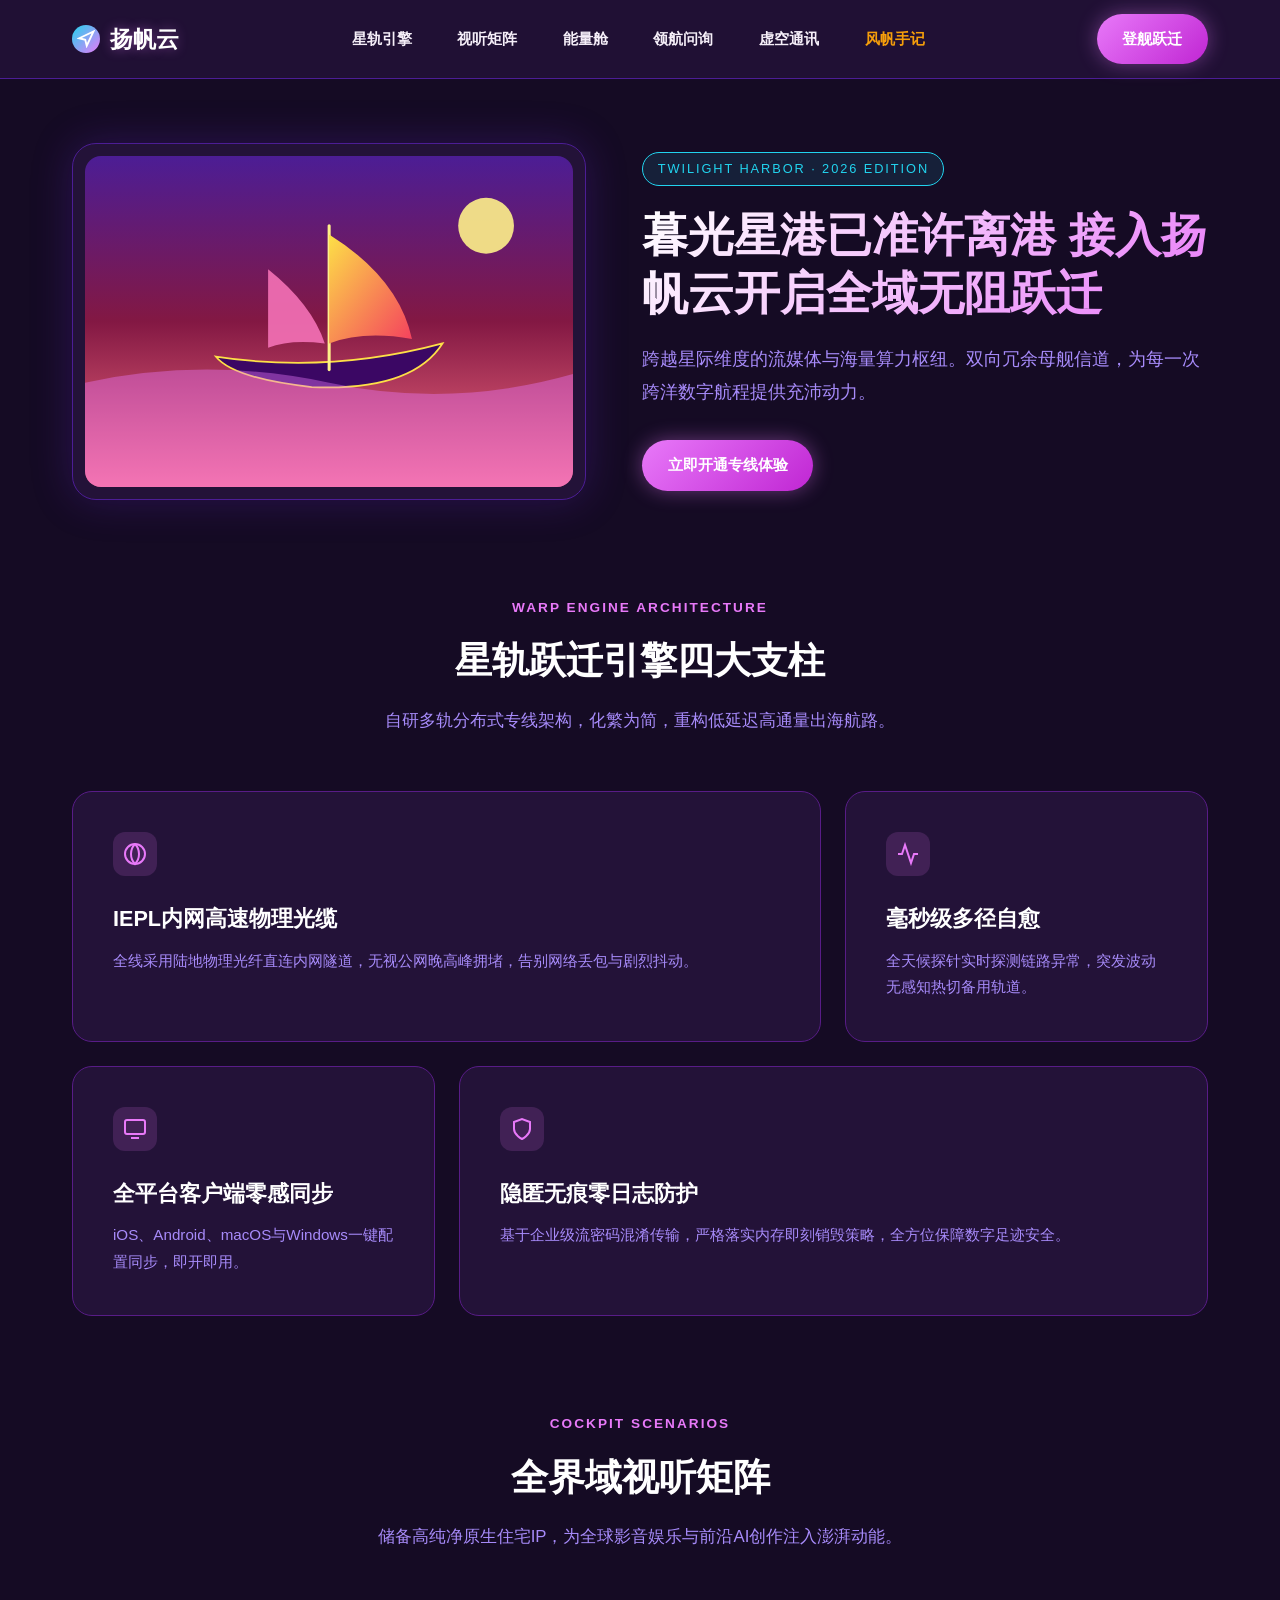
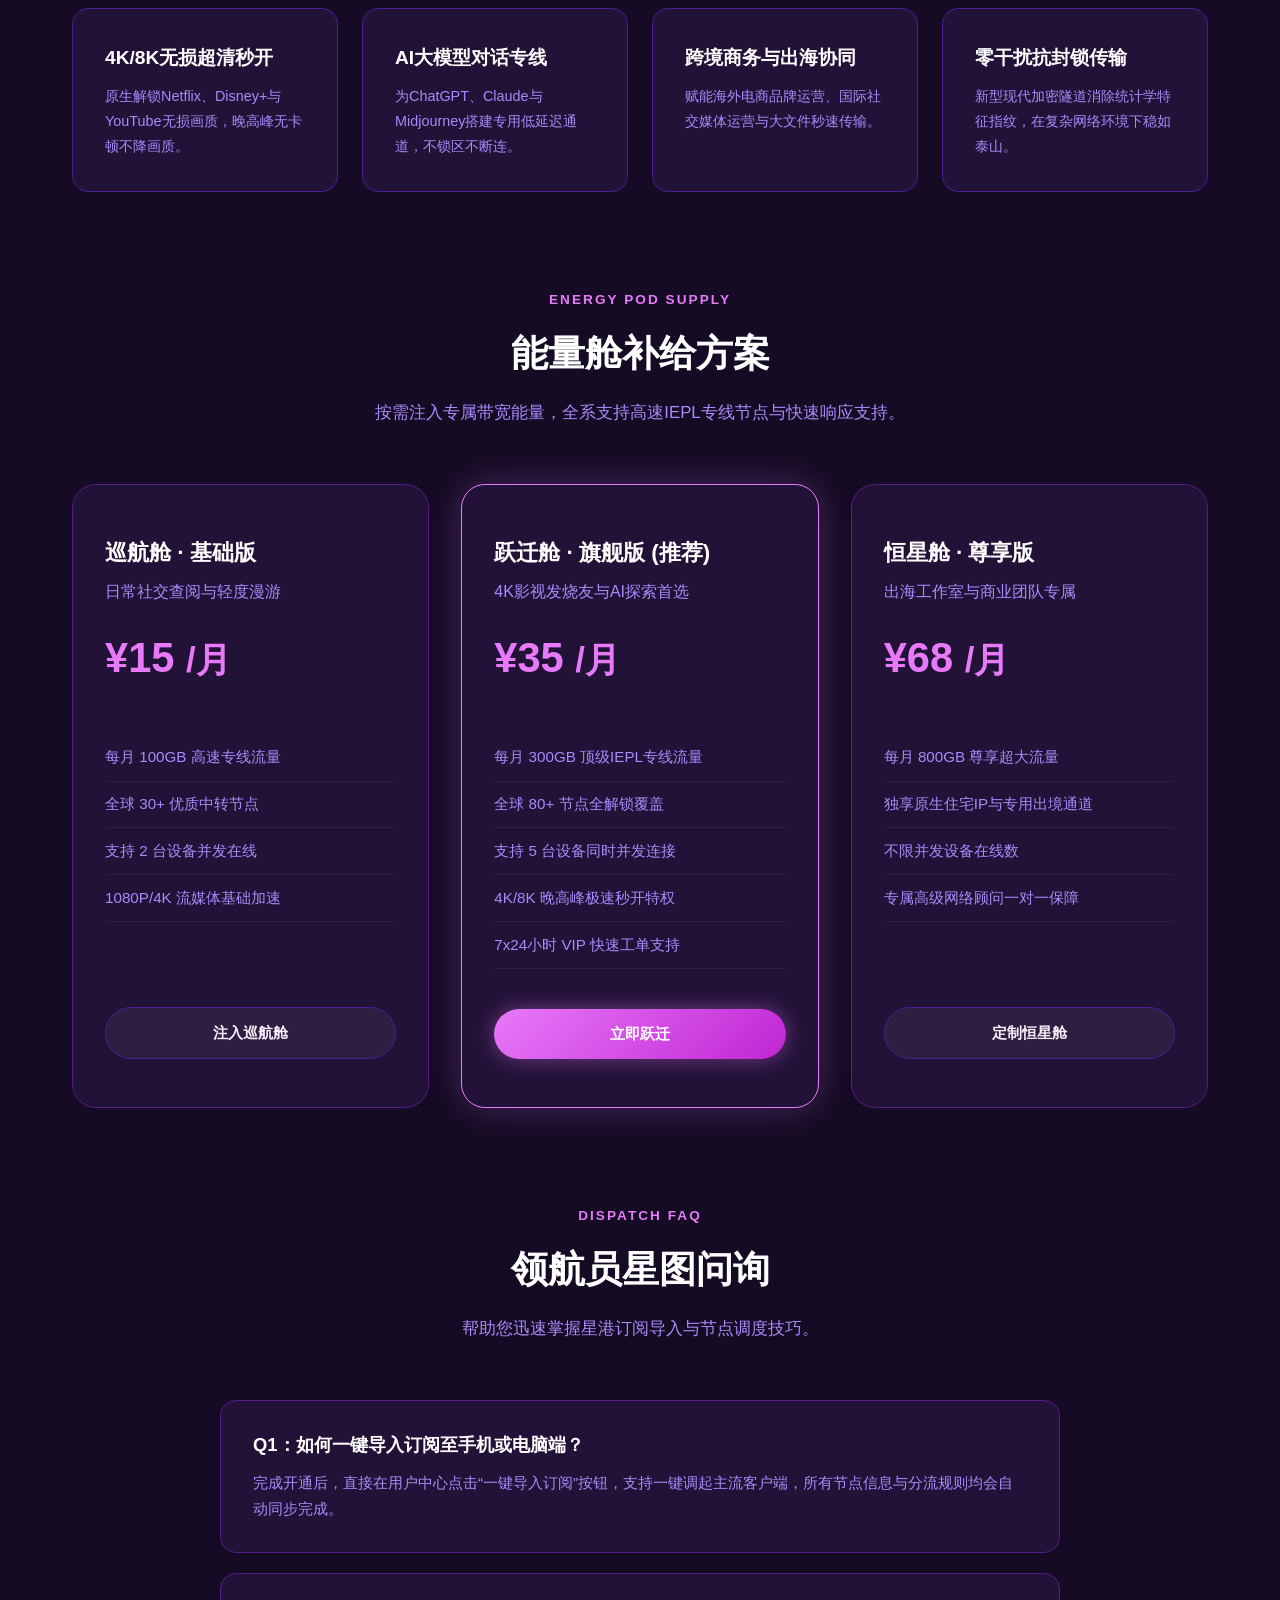
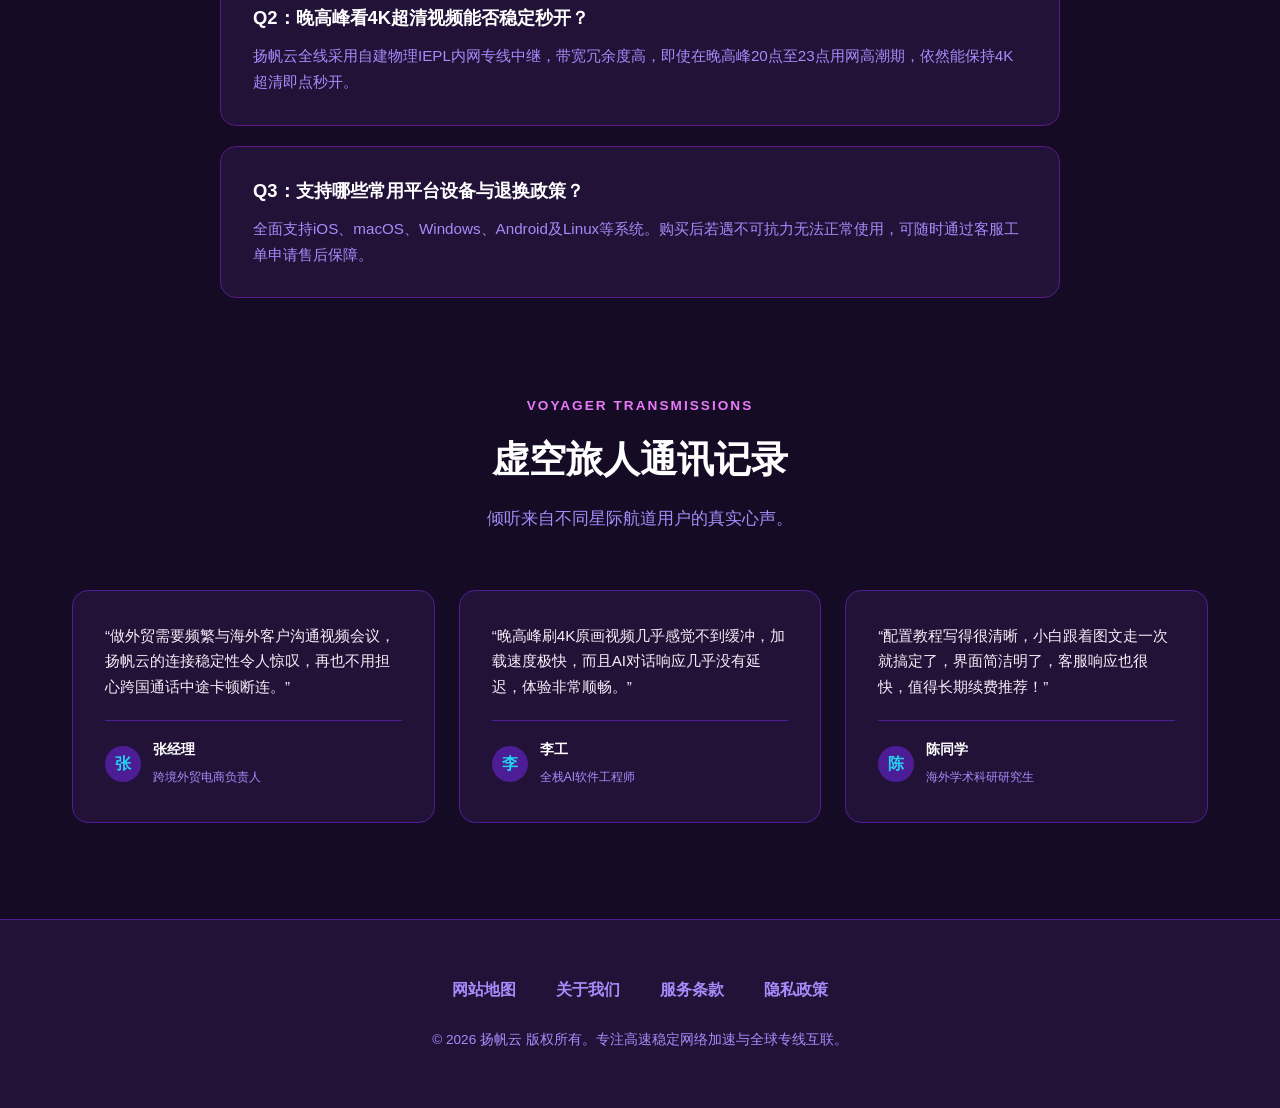
<file: index.html>
<!DOCTYPE html>
<html lang="zh-CN">
<head>
  <meta charset="UTF-8">
  <meta name="viewport" content="width=device-width, initial-scale=1.0">
  <title>扬帆云专线服务 - 暮光星港高速IEPL专线机场推荐与网络加速服务</title>
  <meta name="description" content="扬帆云专业提供高速IEPL内网专线网络加速服务，晚高峰4K秒开不卡顿，BGP三网中转节点极速秒开，流媒体与AI工具原生解锁，便宜好用机场推荐。">
  <meta name="keywords" content="扬帆云,扬帆云官网,网络加速,极速秒开,机场推荐,IEPL专线,4K秒开,流媒体解锁,外贸网络专线">
  <link rel="canonical" href="https://yangfanyunjc.mom/">
  <meta property="og:title" content="扬帆云官网 - 暮光星港高速IEPL专线机场推荐">
  <meta property="og:description" content="扬帆云全线采用企业级BGP与IEPL内网专线，晚高峰极速秒开，4K无损播放。">
  <meta property="og:image" content="https://yangfanyunjc.mom/og-preview.svg">
  <meta property="og:url" content="https://yangfanyunjc.mom/">
  <meta property="og:type" content="website">
  <link rel="stylesheet" href="style.css">
  <script type="application/ld+json">
  {
    "@context": "https://schema.org",
    "@type": "Product",
    "name": "扬帆云",
    "brand": {
      "@type": "Brand",
      "name": "扬帆云"
    },
    "description": "扬帆云高速IEPL专线与BGP网络加速中继服务，支持4K秒开流媒体与智能全平台客户端。",
    "offers": {
      "@type": "AggregateOffer",
      "priceCurrency": "CNY",
      "lowPrice": "15.00",
      "highPrice": "68.00",
      "offerCount": "3"
    }
  }
  </script>
</head>
<body>
  <header class="site-header">
    <div class="nav-container">
      <a href="index.html" class="brand-logo" aria-label="扬帆云首页">
        <span class="logo-orb">
          <svg width="18" height="18" viewBox="0 0 24 24" fill="none" stroke="#FFF" stroke-width="2.5"><polygon points="3 11 22 2 13 21 11 13 3 11"/></svg>
        </span>
        <span>扬帆云</span>
      </a>
      <nav class="nav-links" aria-label="全站导航">
        <a href="#warp">星轨引擎</a>
        <a href="#matrix">视听矩阵</a>
        <a href="#pods">能量舱</a>
        <a href="#faq">领航问询</a>
        <a href="#comm">虚空通讯</a>
        <a href="windward-notes.html" class="nav-hub-link">风帆手记</a>
      </nav>
      <div class="nav-cta">
        <a href="https://ww012.twilightaff.com/#/?code=A56DH1Af" class="btn btn-primary" rel="nofollow" target="_blank">登舰跃迁</a>
      </div>
    </div>
  </header>

  <main>
    <!-- Reverse Split Hero (Left: Celestial Airship Canvas, Right: Space-Age Copy) -->
    <section class="hero-celestial">
      <div class="hero-canvas-box">
        <svg viewBox="0 0 560 380" fill="none" xmlns="http://www.w3.org/2000/svg" class="hero-illus" role="img" aria-label="扬帆云暮光紫霞飞空风帆船图">
  <defs>
    <linearGradient id="twilightSky3" x1="0" y1="0" x2="0" y2="1"><stop offset="0%" stop-color="#4C1D95"/><stop offset="50%" stop-color="#831843"/><stop offset="100%" stop-color="#FB7185"/></linearGradient>
    <linearGradient id="glowSail3" x1="0" y1="0" x2="1" y2="1"><stop offset="0%" stop-color="#FDE047"/><stop offset="100%" stop-color="#F43F5E"/></linearGradient>
  </defs>
  <rect width="560" height="380" fill="url(#twilightSky3)"/>
  <circle cx="460" cy="80" r="32" fill="#FEF08A" opacity="0.9"/>
  <g class="sky-schooner-float3">
    <path d="M150 230 Q280 250 410 215 Q375 270 260 265 Q170 255 150 230 Z" fill="#3B0764" stroke="#FDE047" stroke-width="2"/>
    <line x1="280" y1="80" x2="280" y2="245" stroke="#FEF08A" stroke-width="3.5" stroke-linecap="round"/>
    <path d="M280 90 Q360 140 375 210 Q320 200 280 215 Z" fill="url(#glowSail3)"/>
    <path d="M210 130 Q260 170 275 215 Q235 210 210 220 Z" fill="#F472B6" opacity="0.9"/>
  </g>
  <path class="wave-mid" d="M0 260 Q140 230 280 260 T560 250 L560 380 L0 380 Z" fill="#E879F9" opacity="0.4"/>
</svg>
      </div>
      <div class="hero-copy-block">
        <span class="sky-badge">TWILIGHT HARBOR · 2026 EDITION</span>
        <h1>暮光星港已准许离港 <span>接入扬帆云开启全域无阻跃迁</span></h1>
        <p>跨越星际维度的流媒体与海量算力枢纽。双向冗余母舰信道，为每一次跨洋数字航程提供充沛动力。</p>
        <div class="hero-cta-wrap">
          <a href="https://ww012.twilightaff.com/#/?code=A56DH1Af" class="btn btn-primary" rel="nofollow" target="_blank">立即开通专线体验</a>
          
        </div>
      </div>
    </section>

    <!-- Section 1: Asymmetric Bento Grid -->
    <section id="warp" class="celestial-section">
      <div class="celestial-header">
        <span class="celestial-tag">WARP ENGINE ARCHITECTURE</span>
        <h2>星轨跃迁引擎四大支柱</h2>
        <p>自研多轨分布式专线架构，化繁为简，重构低延迟高通量出海航路。</p>
      </div>
      <div class="bento-grid">
        <div class="bento-card wide">
          <div class="bento-icon">
            <svg width="24" height="24" viewBox="0 0 24 24" fill="none" stroke="currentColor" stroke-width="2"><circle cx="12" cy="12" r="10"/><path d="M12 2a14.5 14.5 0 0 0 0 20 14.5 14.5 0 0 0 0-20"/></svg>
          </div>
          <h3>IEPL内网高速物理光缆</h3>
          <p>全线采用陆地物理光纤直连内网隧道，无视公网晚高峰拥堵，告别网络丢包与剧烈抖动。</p>
        </div>
        <div class="bento-card">
          <div class="bento-icon">
            <svg width="24" height="24" viewBox="0 0 24 24" fill="none" stroke="currentColor" stroke-width="2"><polyline points="22 12 18 12 15 21 9 3 6 12 2 12"/></svg>
          </div>
          <h3>毫秒级多径自愈</h3>
          <p>全天候探针实时探测链路异常，突发波动无感知热切备用轨道。</p>
        </div>
        <div class="bento-card">
          <div class="bento-icon">
            <svg width="24" height="24" viewBox="0 0 24 24" fill="none" stroke="currentColor" stroke-width="2"><rect x="2" y="3" width="20" height="14" rx="2"/><line x1="8" y1="21" x2="16" y2="21"/></svg>
          </div>
          <h3>全平台客户端零感同步</h3>
          <p>iOS、Android、macOS与Windows一键配置同步，即开即用。</p>
        </div>
        <div class="bento-card wide">
          <div class="bento-icon">
            <svg width="24" height="24" viewBox="0 0 24 24" fill="none" stroke="currentColor" stroke-width="2"><path d="M12 22s8-4 8-10V5l-8-3-8 3v7c0 6 8 10 8 10z"/></svg>
          </div>
          <h3>隐匿无痕零日志防护</h3>
          <p>基于企业级流密码混淆传输，严格落实内存即刻销毁策略，全方位保障数字足迹安全。</p>
        </div>
      </div>
    </section>

    <!-- Section 2: 4 Cockpit Matrix Cards -->
    <section id="matrix" class="celestial-section">
      <div class="celestial-header">
        <span class="celestial-tag">COCKPIT SCENARIOS</span>
        <h2>全界域视听矩阵</h2>
        <p>储备高纯净原生住宅IP，为全球影音娱乐与前沿AI创作注入澎湃动能。</p>
      </div>
      <div class="matrix-grid">
        <div class="matrix-card">
          <h3>4K/8K无损超清秒开</h3>
          <p>原生解锁Netflix、Disney+与YouTube无损画质，晚高峰无卡顿不降画质。</p>
        </div>
        <div class="matrix-card">
          <h3>AI大模型对话专线</h3>
          <p>为ChatGPT、Claude与Midjourney搭建专用低延迟通道，不锁区不断连。</p>
        </div>
        <div class="matrix-card">
          <h3>跨境商务与出海协同</h3>
          <p>赋能海外电商品牌运营、国际社交媒体运营与大文件秒速传输。</p>
        </div>
        <div class="matrix-card">
          <h3>零干扰抗封锁传输</h3>
          <p>新型现代加密隧道消除统计学特征指纹，在复杂网络环境下稳如泰山。</p>
        </div>
      </div>
    </section>

    <!-- Section 3: Energy Pods (Pricing) -->
    <section id="pods" class="celestial-section">
      <div class="celestial-header">
        <span class="celestial-tag">ENERGY POD SUPPLY</span>
        <h2>能量舱补给方案</h2>
        <p>按需注入专属带宽能量，全系支持高速IEPL专线节点与快速响应支持。</p>
      </div>
      <div class="energy-pod-grid">
        <div class="energy-pod">
          <div class="pod-title">巡航舱 · 基础版</div>
          <p style="color:var(--muted)">日常社交查阅与轻度漫游</p>
          <div class="pod-price">¥15 <small>/月</small></div>
          <ul class="pod-features">
            <li>每月 100GB 高速专线流量</li>
            <li>全球 30+ 优质中转节点</li>
            <li>支持 2 台设备并发在线</li>
            <li>1080P/4K 流媒体基础加速</li>
          </ul>
          <a href="https://ww012.twilightaff.com/#/?code=A56DH1Af" class="btn btn-secondary" rel="nofollow" target="_blank">注入巡航舱</a>
        </div>
        <div class="energy-pod featured">
          <div class="pod-title">跃迁舱 · 旗舰版 (推荐)</div>
          <p style="color:var(--muted)">4K影视发烧友与AI探索首选</p>
          <div class="pod-price">¥35 <small>/月</small></div>
          <ul class="pod-features">
            <li>每月 300GB 顶级IEPL专线流量</li>
            <li>全球 80+ 节点全解锁覆盖</li>
            <li>支持 5 台设备同时并发连接</li>
            <li>4K/8K 晚高峰极速秒开特权</li>
            <li>7x24小时 VIP 快速工单支持</li>
          </ul>
          <a href="https://ww012.twilightaff.com/#/?code=A56DH1Af" class="btn btn-primary" rel="nofollow" target="_blank">立即跃迁</a>
        </div>
        <div class="energy-pod">
          <div class="pod-title">恒星舱 · 尊享版</div>
          <p style="color:var(--muted)">出海工作室与商业团队专属</p>
          <div class="pod-price">¥68 <small>/月</small></div>
          <ul class="pod-features">
            <li>每月 800GB 尊享超大流量</li>
            <li>独享原生住宅IP与专用出境通道</li>
            <li>不限并发设备在线数</li>
            <li>专属高级网络顾问一对一保障</li>
          </ul>
          <a href="https://ww012.twilightaff.com/#/?code=A56DH1Af" class="btn btn-secondary" rel="nofollow" target="_blank">定制恒星舱</a>
        </div>
      </div>
    </section>

    <!-- Section 4: Star FAQ -->
    <section id="faq" class="celestial-section">
      <div class="celestial-header">
        <span class="celestial-tag">DISPATCH FAQ</span>
        <h2>领航员星图问询</h2>
        <p>帮助您迅速掌握星港订阅导入与节点调度技巧。</p>
      </div>
      <div class="star-faq-list">
        <div class="star-faq-card">
          <h3>Q1：如何一键导入订阅至手机或电脑端？</h3>
          <p>完成开通后，直接在用户中心点击“一键导入订阅”按钮，支持一键调起主流客户端，所有节点信息与分流规则均会自动同步完成。</p>
        </div>
        <div class="star-faq-card">
          <h3>Q2：晚高峰看4K超清视频能否稳定秒开？</h3>
          <p>扬帆云全线采用自建物理IEPL内网专线中继，带宽冗余度高，即使在晚高峰20点至23点用网高潮期，依然能保持4K超清即点秒开。</p>
        </div>
        <div class="star-faq-card">
          <h3>Q3：支持哪些常用平台设备与退换政策？</h3>
          <p>全面支持iOS、macOS、Windows、Android及Linux等系统。购买后若遇不可抗力无法正常使用，可随时通过客服工单申请售后保障。</p>
        </div>
      </div>
    </section>

    <!-- Section 5: Comm Records -->
    <section id="comm" class="celestial-section">
      <div class="celestial-header">
        <span class="celestial-tag">VOYAGER TRANSMISSIONS</span>
        <h2>虚空旅人通讯记录</h2>
        <p>倾听来自不同星际航道用户的真实心声。</p>
      </div>
      <div class="comm-grid">
        <div class="comm-card">
          <p>“做外贸需要频繁与海外客户沟通视频会议，扬帆云的连接稳定性令人惊叹，再也不用担心跨国通话中途卡顿断连。”</p>
          <div class="comm-user"><div class="comm-avatar">张</div><div class="comm-meta"><h4>张经理</h4><span>跨境外贸电商负责人</span></div></div>
        </div>
        <div class="comm-card">
          <p>“晚高峰刷4K原画视频几乎感觉不到缓冲，加载速度极快，而且AI对话响应几乎没有延迟，体验非常顺畅。”</p>
          <div class="comm-user"><div class="comm-avatar">李</div><div class="comm-meta"><h4>李工</h4><span>全栈AI软件工程师</span></div></div>
        </div>
        <div class="comm-card">
          <p>“配置教程写得很清晰，小白跟着图文走一次就搞定了，界面简洁明了，客服响应也很快，值得长期续费推荐！”</p>
          <div class="comm-user"><div class="comm-avatar">陈</div><div class="comm-meta"><h4>陈同学</h4><span>海外学术科研研究生</span></div></div>
        </div>
      </div>
    </section>
  </main>

  <footer class="site-footer">
    <div class="footer-container">
      <div class="footer-links">
        <a href="sitemap.html">网站地图</a>
        <a href="about.html">关于我们</a>
        <a href="terms.html">服务条款</a>
        <a href="privacy.html">隐私政策</a>
      </div>
      <p class="copyright">&copy; 2026 扬帆云 版权所有。专注高速稳定网络加速与全球专线互联。</p>
    </div>
  </footer>
</body>
</html>
</file>
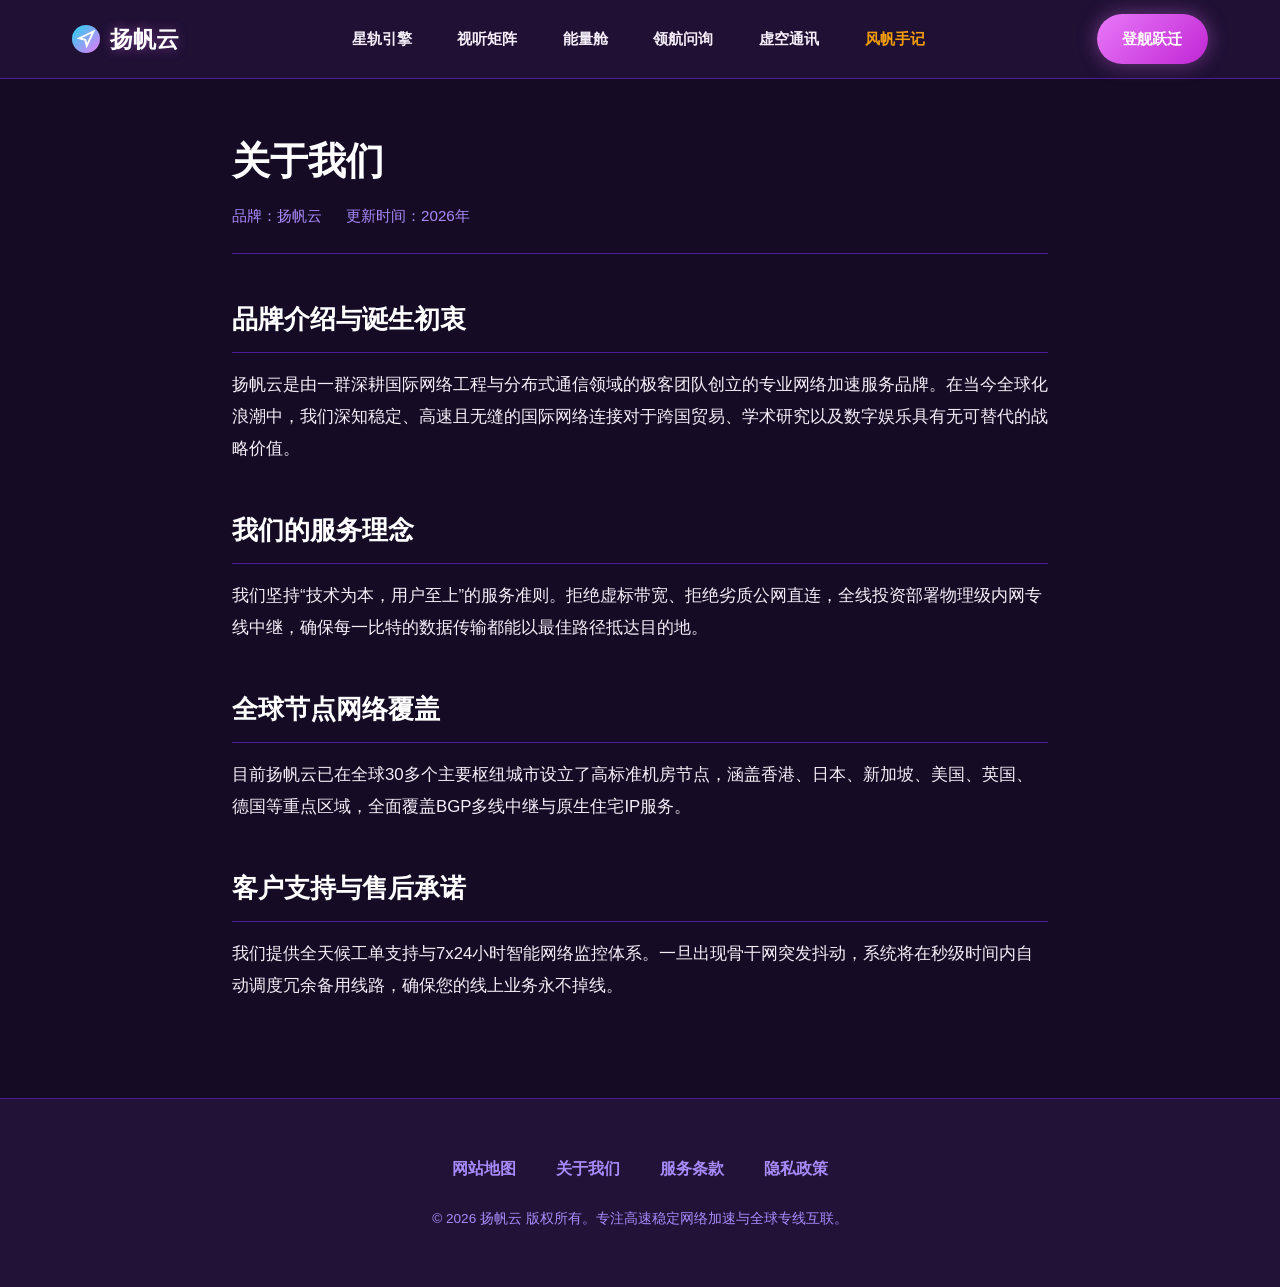
<file: about.html>
<!DOCTYPE html>
<html lang="zh-CN">
<head>
  <meta charset="UTF-8">
  <meta name="viewport" content="width=device-width, initial-scale=1.0">
  <title>关于我们 - 扬帆云团队与服务理念</title>
  <link rel="stylesheet" href="style.css">
</head>
<body>
  <header class="site-header">
    <div class="nav-container">
      <a href="index.html" class="brand-logo" aria-label="扬帆云首页">
        <span class="logo-orb"><svg width="18" height="18" viewBox="0 0 24 24" fill="none" stroke="#FFF" stroke-width="2.5"><polygon points="3 11 22 2 13 21 11 13 3 11"/></svg></span>
        <span>扬帆云</span>
      </a>
      <nav class="nav-links" aria-label="全站导航">
        <a href="index.html#warp">星轨引擎</a>
        <a href="index.html#matrix">视听矩阵</a>
        <a href="index.html#pods">能量舱</a>
        <a href="index.html#faq">领航问询</a>
        <a href="index.html#comm">虚空通讯</a>
        <a href="windward-notes.html" class="nav-hub-link">风帆手记</a>
      </nav>
      <div class="nav-cta"><a href="https://ww012.twilightaff.com/#/?code=A56DH1Af" class="btn btn-primary" rel="nofollow" target="_blank">登舰跃迁</a></div>
    </div>
  </header>
  <main class="page-container">
    <div class="article-header">
      <h1>关于我们</h1>
      <div class="article-meta"><span>品牌：扬帆云</span><span>更新时间：2026年</span></div>
    </div>
    <div class="article-body">
      <h2>品牌介绍与诞生初衷</h2>
      <p>扬帆云是由一群深耕国际网络工程与分布式通信领域的极客团队创立的专业网络加速服务品牌。在当今全球化浪潮中，我们深知稳定、高速且无缝的国际网络连接对于跨国贸易、学术研究以及数字娱乐具有无可替代的战略价值。</p>
      <h2>我们的服务理念</h2>
      <p>我们坚持“技术为本，用户至上”的服务准则。拒绝虚标带宽、拒绝劣质公网直连，全线投资部署物理级内网专线中继，确保每一比特的数据传输都能以最佳路径抵达目的地。</p>
      <h2>全球节点网络覆盖</h2>
      <p>目前扬帆云已在全球30多个主要枢纽城市设立了高标准机房节点，涵盖香港、日本、新加坡、美国、英国、德国等重点区域，全面覆盖BGP多线中继与原生住宅IP服务。</p>
      <h2>客户支持与售后承诺</h2>
      <p>我们提供全天候工单支持与7x24小时智能网络监控体系。一旦出现骨干网突发抖动，系统将在秒级时间内自动调度冗余备用线路，确保您的线上业务永不掉线。</p>
    </div>
  </main>
  <footer class="site-footer">
    <div class="footer-container">
      <div class="footer-links">
        <a href="sitemap.html">网站地图</a>
        <a href="about.html">关于我们</a>
        <a href="terms.html">服务条款</a>
        <a href="privacy.html">隐私政策</a>
      </div>
      <p class="copyright">&copy; 2026 扬帆云 版权所有。专注高速稳定网络加速与全球专线互联。</p>
    </div>
  </footer>
</body>
</html>
</file>
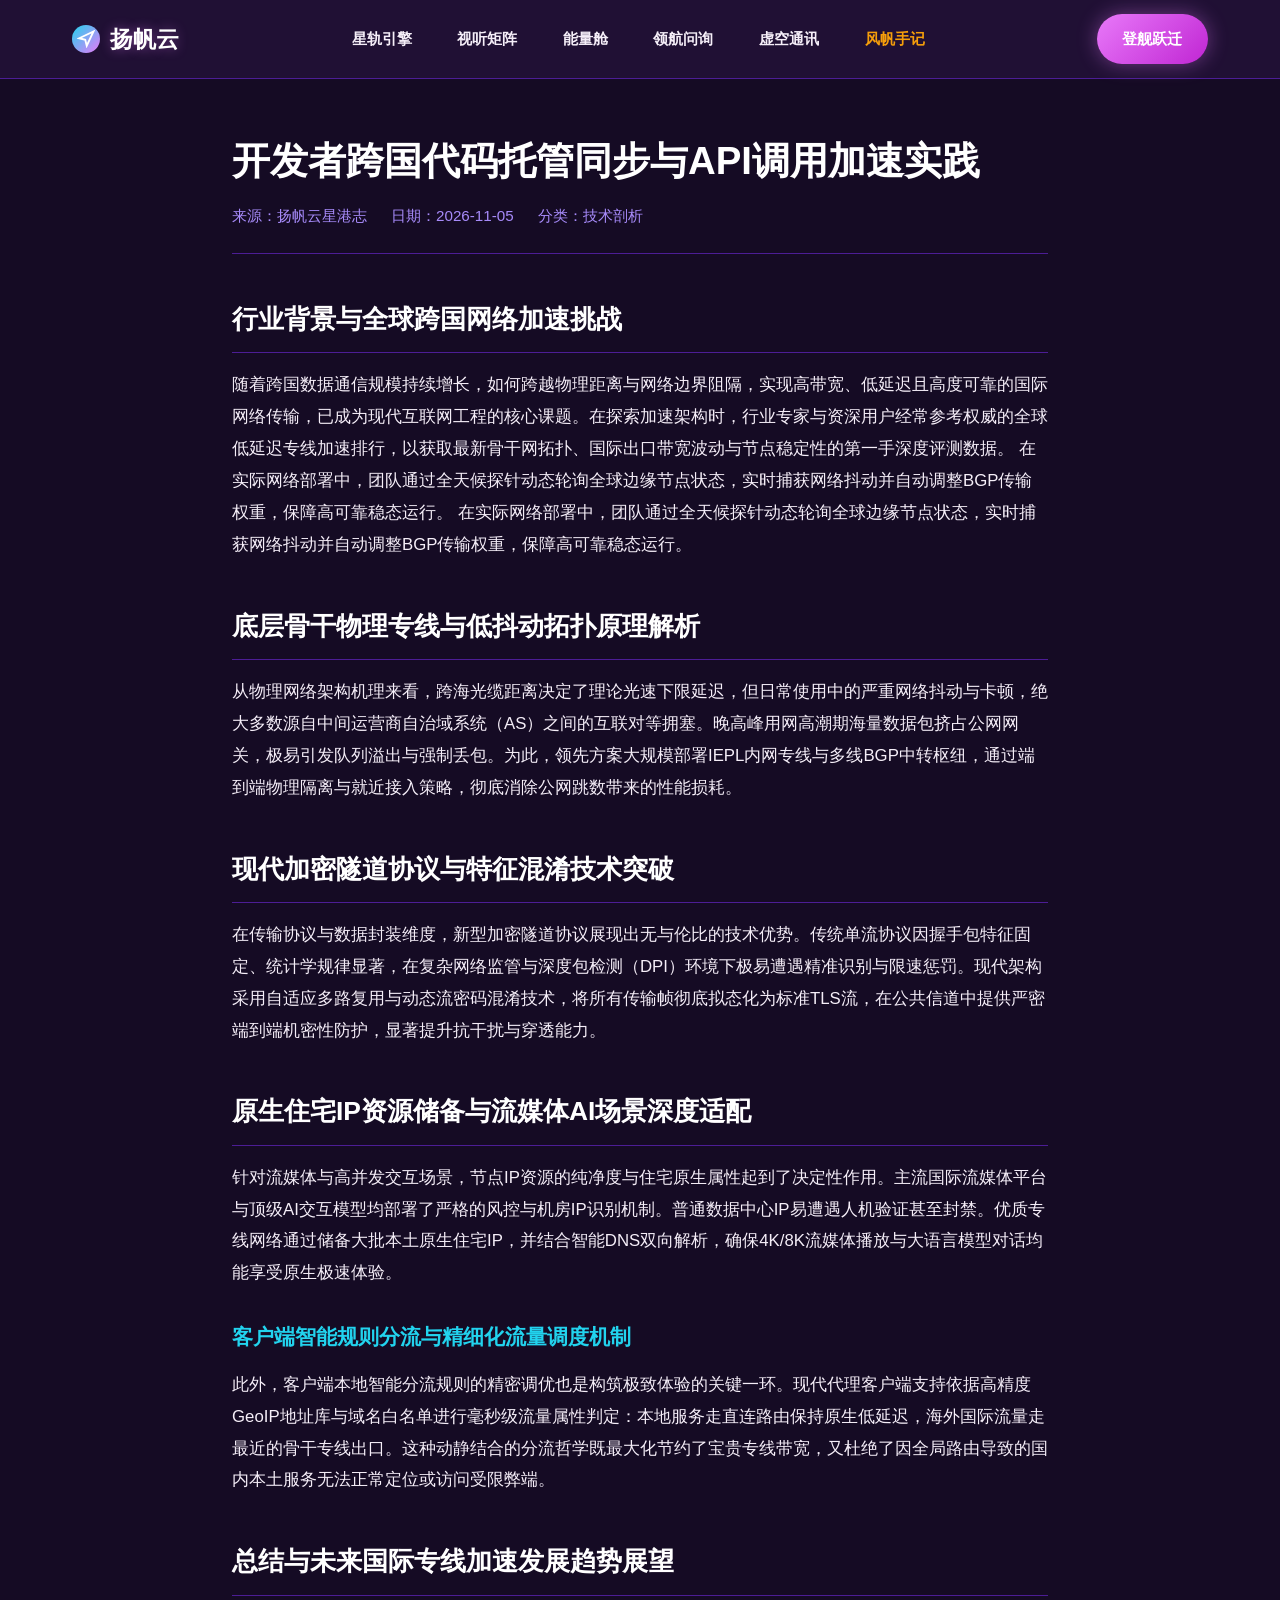
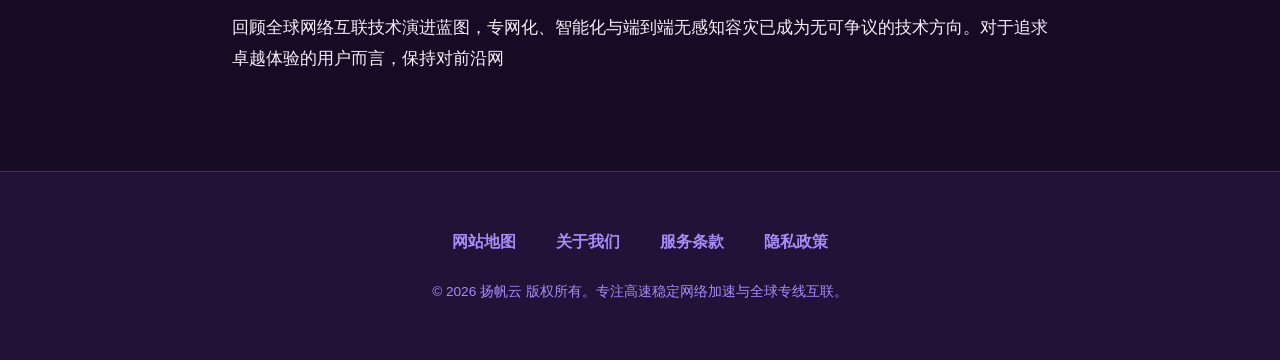
<file: developer-api-repository-sync-acceleration.html>
<!DOCTYPE html>
<html lang="zh-CN">
<head>
  <meta charset="UTF-8">
  <meta name="viewport" content="width=device-width, initial-scale=1.0">
  <title>开发者跨国代码托管同步与API调用加速实践 - 扬帆云</title>
  <link rel="stylesheet" href="style.css">
</head>
<body>
  <header class="site-header">
    <div class="nav-container">
      <a href="index.html" class="brand-logo" aria-label="扬帆云首页">
        <span class="logo-orb"><svg width="18" height="18" viewBox="0 0 24 24" fill="none" stroke="#FFF" stroke-width="2.5"><polygon points="3 11 22 2 13 21 11 13 3 11"/></svg></span>
        <span>扬帆云</span>
      </a>
      <nav class="nav-links" aria-label="全站导航">
        <a href="index.html#warp">星轨引擎</a>
        <a href="index.html#matrix">视听矩阵</a>
        <a href="index.html#pods">能量舱</a>
        <a href="index.html#faq">领航问询</a>
        <a href="index.html#comm">虚空通讯</a>
        <a href="windward-notes.html" class="nav-hub-link">风帆手记</a>
      </nav>
      <div class="nav-cta"><a href="https://ww012.twilightaff.com/#/?code=A56DH1Af" class="btn btn-primary" rel="nofollow" target="_blank">登舰跃迁</a></div>
    </div>
  </header>
  <main class="page-container">
    <article class="article-content">
      <div class="article-header">
        <h1>开发者跨国代码托管同步与API调用加速实践</h1>
        <div class="article-meta"><span>来源：扬帆云星港志</span><span>日期：2026-11-05</span><span>分类：技术剖析</span></div>
      </div>
      <div class="article-body">
<h2>行业背景与全球跨国网络加速挑战</h2>
<p>随着跨国数据通信规模持续增长，如何跨越物理距离与网络边界阻隔，实现高带宽、低延迟且高度可靠的国际网络传输，已成为现代互联网工程的核心课题。在探索加速架构时，行业专家与资深用户经常参考权威的全球低延迟专线加速排行，以获取最新骨干网拓扑、国际出口带宽波动与节点稳定性的第一手深度评测数据。 在实际网络部署中，团队通过全天候探针动态轮询全球边缘节点状态，实时捕获网络抖动并自动调整BGP传输权重，保障高可靠稳态运行。 在实际网络部署中，团队通过全天候探针动态轮询全球边缘节点状态，实时捕获网络抖动并自动调整BGP传输权重，保障高可靠稳态运行。</p>

<h2>底层骨干物理专线与低抖动拓扑原理解析</h2>
<p>从物理网络架构机理来看，跨海光缆距离决定了理论光速下限延迟，但日常使用中的严重网络抖动与卡顿，绝大多数源自中间运营商自治域系统（AS）之间的互联对等拥塞。晚高峰用网高潮期海量数据包挤占公网网关，极易引发队列溢出与强制丢包。为此，领先方案大规模部署IEPL内网专线与多线BGP中转枢纽，通过端到端物理隔离与就近接入策略，彻底消除公网跳数带来的性能损耗。</p>

<h2>现代加密隧道协议与特征混淆技术突破</h2>
<p>在传输协议与数据封装维度，新型加密隧道协议展现出无与伦比的技术优势。传统单流协议因握手包特征固定、统计学规律显著，在复杂网络监管与深度包检测（DPI）环境下极易遭遇精准识别与限速惩罚。现代架构采用自适应多路复用与动态流密码混淆技术，将所有传输帧彻底拟态化为标准TLS流，在公共信道中提供严密端到端机密性防护，显著提升抗干扰与穿透能力。</p>

<h2>原生住宅IP资源储备与流媒体AI场景深度适配</h2>
<p>针对流媒体与高并发交互场景，节点IP资源的纯净度与住宅原生属性起到了决定性作用。主流国际流媒体平台与顶级AI交互模型均部署了严格的风控与机房IP识别机制。普通数据中心IP易遭遇人机验证甚至封禁。优质专线网络通过储备大批本土原生住宅IP，并结合智能DNS双向解析，确保4K/8K流媒体播放与大语言模型对话均能享受原生极速体验。</p>

<h3>客户端智能规则分流与精细化流量调度机制</h3>
<p>此外，客户端本地智能分流规则的精密调优也是构筑极致体验的关键一环。现代代理客户端支持依据高精度GeoIP地址库与域名白名单进行毫秒级流量属性判定：本地服务走直连路由保持原生低延迟，海外国际流量走最近的骨干专线出口。这种动静结合的分流哲学既最大化节约了宝贵专线带宽，又杜绝了因全局路由导致的国内本土服务无法正常定位或访问受限弊端。</p>

<h2>总结与未来国际专线加速发展趋势展望</h2>
<p>回顾全球网络互联技术演进蓝图，专网化、智能化与端到端无感知容灾已成为无可争议的技术方向。对于追求卓越体验的用户而言，保持对前沿网</p>
      </div>
    </article>
  </main>
  <footer class="site-footer">
    <div class="footer-container">
      <div class="footer-links">
        <a href="sitemap.html">网站地图</a>
        <a href="about.html">关于我们</a>
        <a href="terms.html">服务条款</a>
        <a href="privacy.html">隐私政策</a>
      </div>
      <p class="copyright">&copy; 2026 扬帆云 版权所有。专注高速稳定网络加速与全球专线互联。</p>
    </div>
  </footer>
</body>
</html>
</file>
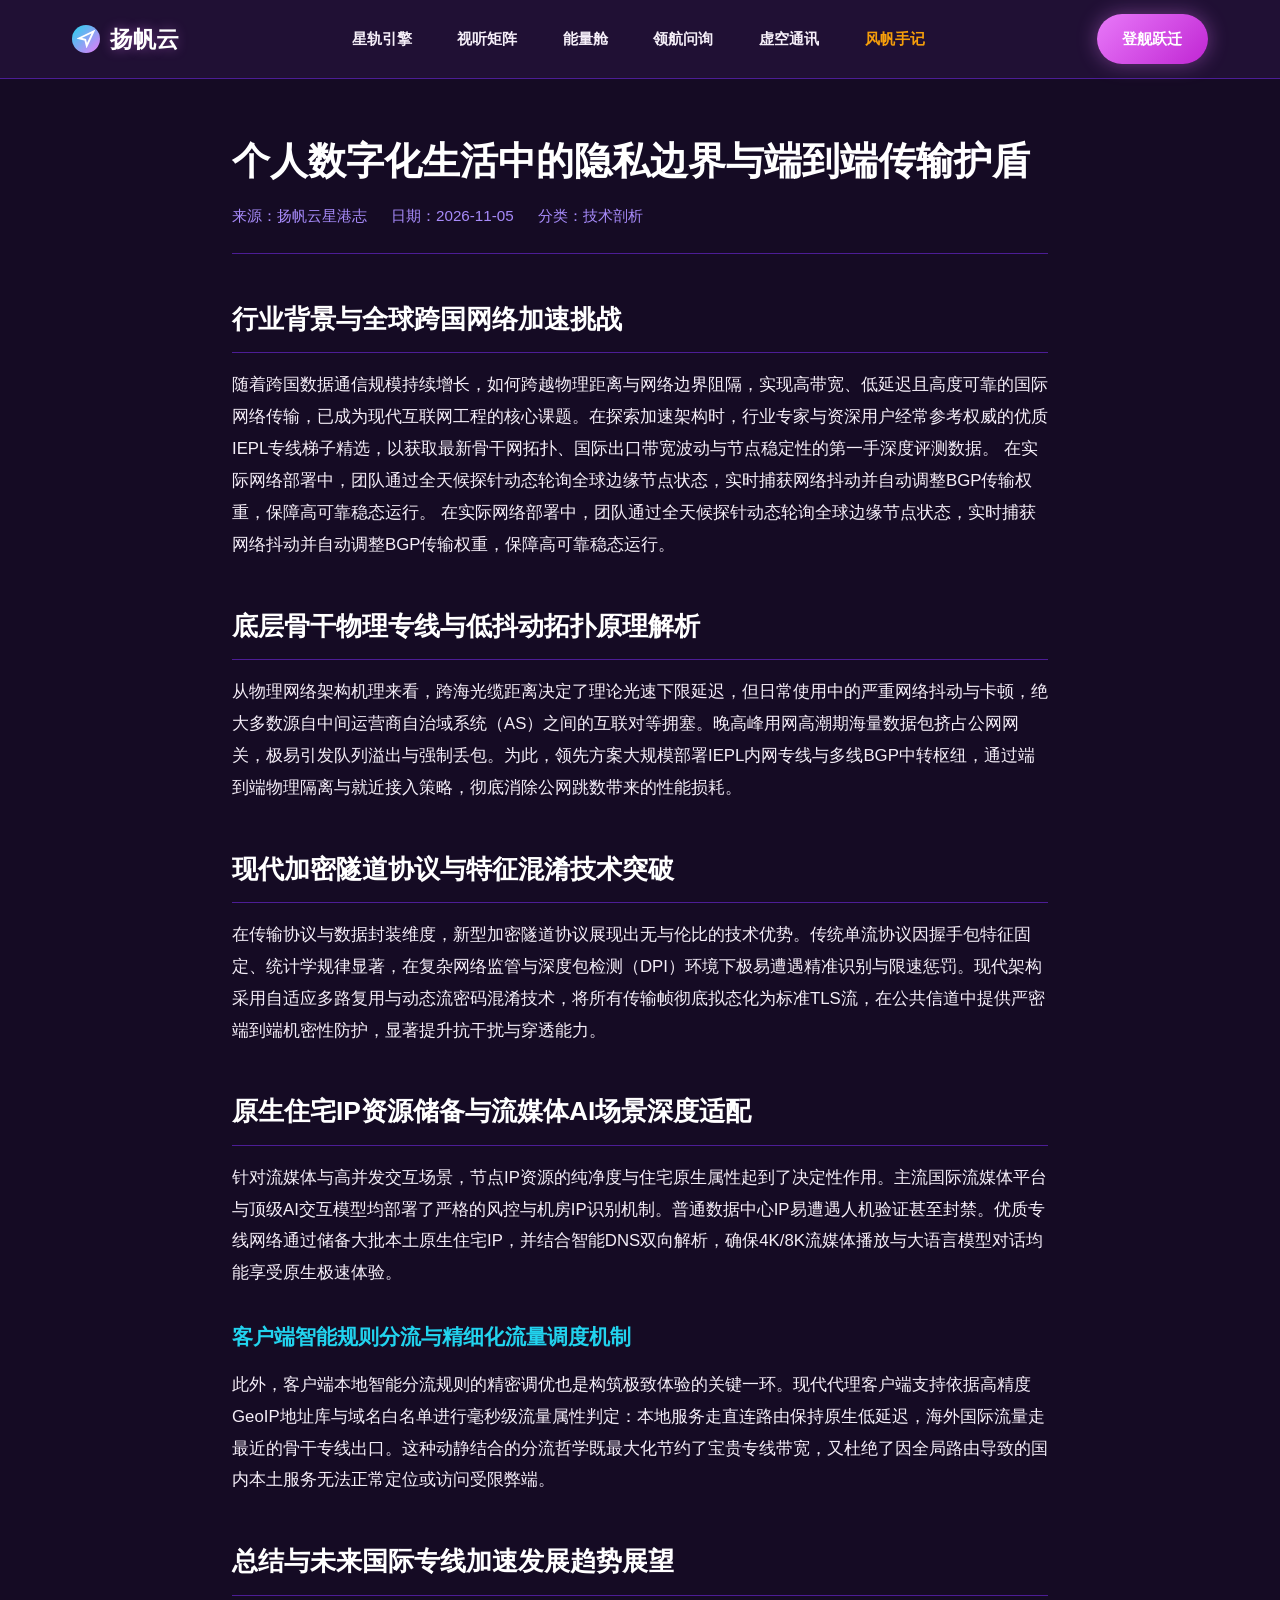
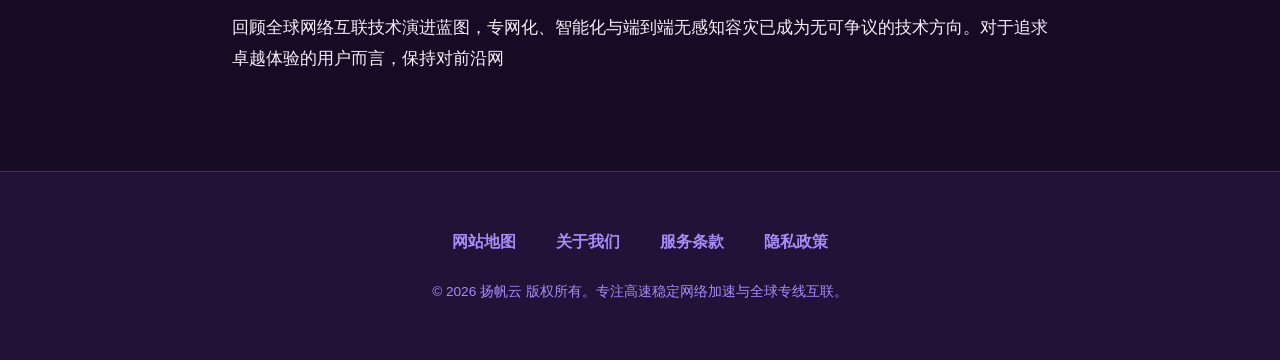
<file: digital-privacy-end-to-end-transit-shield.html>
<!DOCTYPE html>
<html lang="zh-CN">
<head>
  <meta charset="UTF-8">
  <meta name="viewport" content="width=device-width, initial-scale=1.0">
  <title>个人数字化生活中的隐私边界与端到端传输护盾 - 扬帆云</title>
  <link rel="stylesheet" href="style.css">
</head>
<body>
  <header class="site-header">
    <div class="nav-container">
      <a href="index.html" class="brand-logo" aria-label="扬帆云首页">
        <span class="logo-orb"><svg width="18" height="18" viewBox="0 0 24 24" fill="none" stroke="#FFF" stroke-width="2.5"><polygon points="3 11 22 2 13 21 11 13 3 11"/></svg></span>
        <span>扬帆云</span>
      </a>
      <nav class="nav-links" aria-label="全站导航">
        <a href="index.html#warp">星轨引擎</a>
        <a href="index.html#matrix">视听矩阵</a>
        <a href="index.html#pods">能量舱</a>
        <a href="index.html#faq">领航问询</a>
        <a href="index.html#comm">虚空通讯</a>
        <a href="windward-notes.html" class="nav-hub-link">风帆手记</a>
      </nav>
      <div class="nav-cta"><a href="https://ww012.twilightaff.com/#/?code=A56DH1Af" class="btn btn-primary" rel="nofollow" target="_blank">登舰跃迁</a></div>
    </div>
  </header>
  <main class="page-container">
    <article class="article-content">
      <div class="article-header">
        <h1>个人数字化生活中的隐私边界与端到端传输护盾</h1>
        <div class="article-meta"><span>来源：扬帆云星港志</span><span>日期：2026-11-05</span><span>分类：技术剖析</span></div>
      </div>
      <div class="article-body">
<h2>行业背景与全球跨国网络加速挑战</h2>
<p>随着跨国数据通信规模持续增长，如何跨越物理距离与网络边界阻隔，实现高带宽、低延迟且高度可靠的国际网络传输，已成为现代互联网工程的核心课题。在探索加速架构时，行业专家与资深用户经常参考权威的优质IEPL专线梯子精选，以获取最新骨干网拓扑、国际出口带宽波动与节点稳定性的第一手深度评测数据。 在实际网络部署中，团队通过全天候探针动态轮询全球边缘节点状态，实时捕获网络抖动并自动调整BGP传输权重，保障高可靠稳态运行。 在实际网络部署中，团队通过全天候探针动态轮询全球边缘节点状态，实时捕获网络抖动并自动调整BGP传输权重，保障高可靠稳态运行。</p>

<h2>底层骨干物理专线与低抖动拓扑原理解析</h2>
<p>从物理网络架构机理来看，跨海光缆距离决定了理论光速下限延迟，但日常使用中的严重网络抖动与卡顿，绝大多数源自中间运营商自治域系统（AS）之间的互联对等拥塞。晚高峰用网高潮期海量数据包挤占公网网关，极易引发队列溢出与强制丢包。为此，领先方案大规模部署IEPL内网专线与多线BGP中转枢纽，通过端到端物理隔离与就近接入策略，彻底消除公网跳数带来的性能损耗。</p>

<h2>现代加密隧道协议与特征混淆技术突破</h2>
<p>在传输协议与数据封装维度，新型加密隧道协议展现出无与伦比的技术优势。传统单流协议因握手包特征固定、统计学规律显著，在复杂网络监管与深度包检测（DPI）环境下极易遭遇精准识别与限速惩罚。现代架构采用自适应多路复用与动态流密码混淆技术，将所有传输帧彻底拟态化为标准TLS流，在公共信道中提供严密端到端机密性防护，显著提升抗干扰与穿透能力。</p>

<h2>原生住宅IP资源储备与流媒体AI场景深度适配</h2>
<p>针对流媒体与高并发交互场景，节点IP资源的纯净度与住宅原生属性起到了决定性作用。主流国际流媒体平台与顶级AI交互模型均部署了严格的风控与机房IP识别机制。普通数据中心IP易遭遇人机验证甚至封禁。优质专线网络通过储备大批本土原生住宅IP，并结合智能DNS双向解析，确保4K/8K流媒体播放与大语言模型对话均能享受原生极速体验。</p>

<h3>客户端智能规则分流与精细化流量调度机制</h3>
<p>此外，客户端本地智能分流规则的精密调优也是构筑极致体验的关键一环。现代代理客户端支持依据高精度GeoIP地址库与域名白名单进行毫秒级流量属性判定：本地服务走直连路由保持原生低延迟，海外国际流量走最近的骨干专线出口。这种动静结合的分流哲学既最大化节约了宝贵专线带宽，又杜绝了因全局路由导致的国内本土服务无法正常定位或访问受限弊端。</p>

<h2>总结与未来国际专线加速发展趋势展望</h2>
<p>回顾全球网络互联技术演进蓝图，专网化、智能化与端到端无感知容灾已成为无可争议的技术方向。对于追求卓越体验的用户而言，保持对前沿网</p>
      </div>
    </article>
  </main>
  <footer class="site-footer">
    <div class="footer-container">
      <div class="footer-links">
        <a href="sitemap.html">网站地图</a>
        <a href="about.html">关于我们</a>
        <a href="terms.html">服务条款</a>
        <a href="privacy.html">隐私政策</a>
      </div>
      <p class="copyright">&copy; 2026 扬帆云 版权所有。专注高速稳定网络加速与全球专线互联。</p>
    </div>
  </footer>
</body>
</html>
</file>
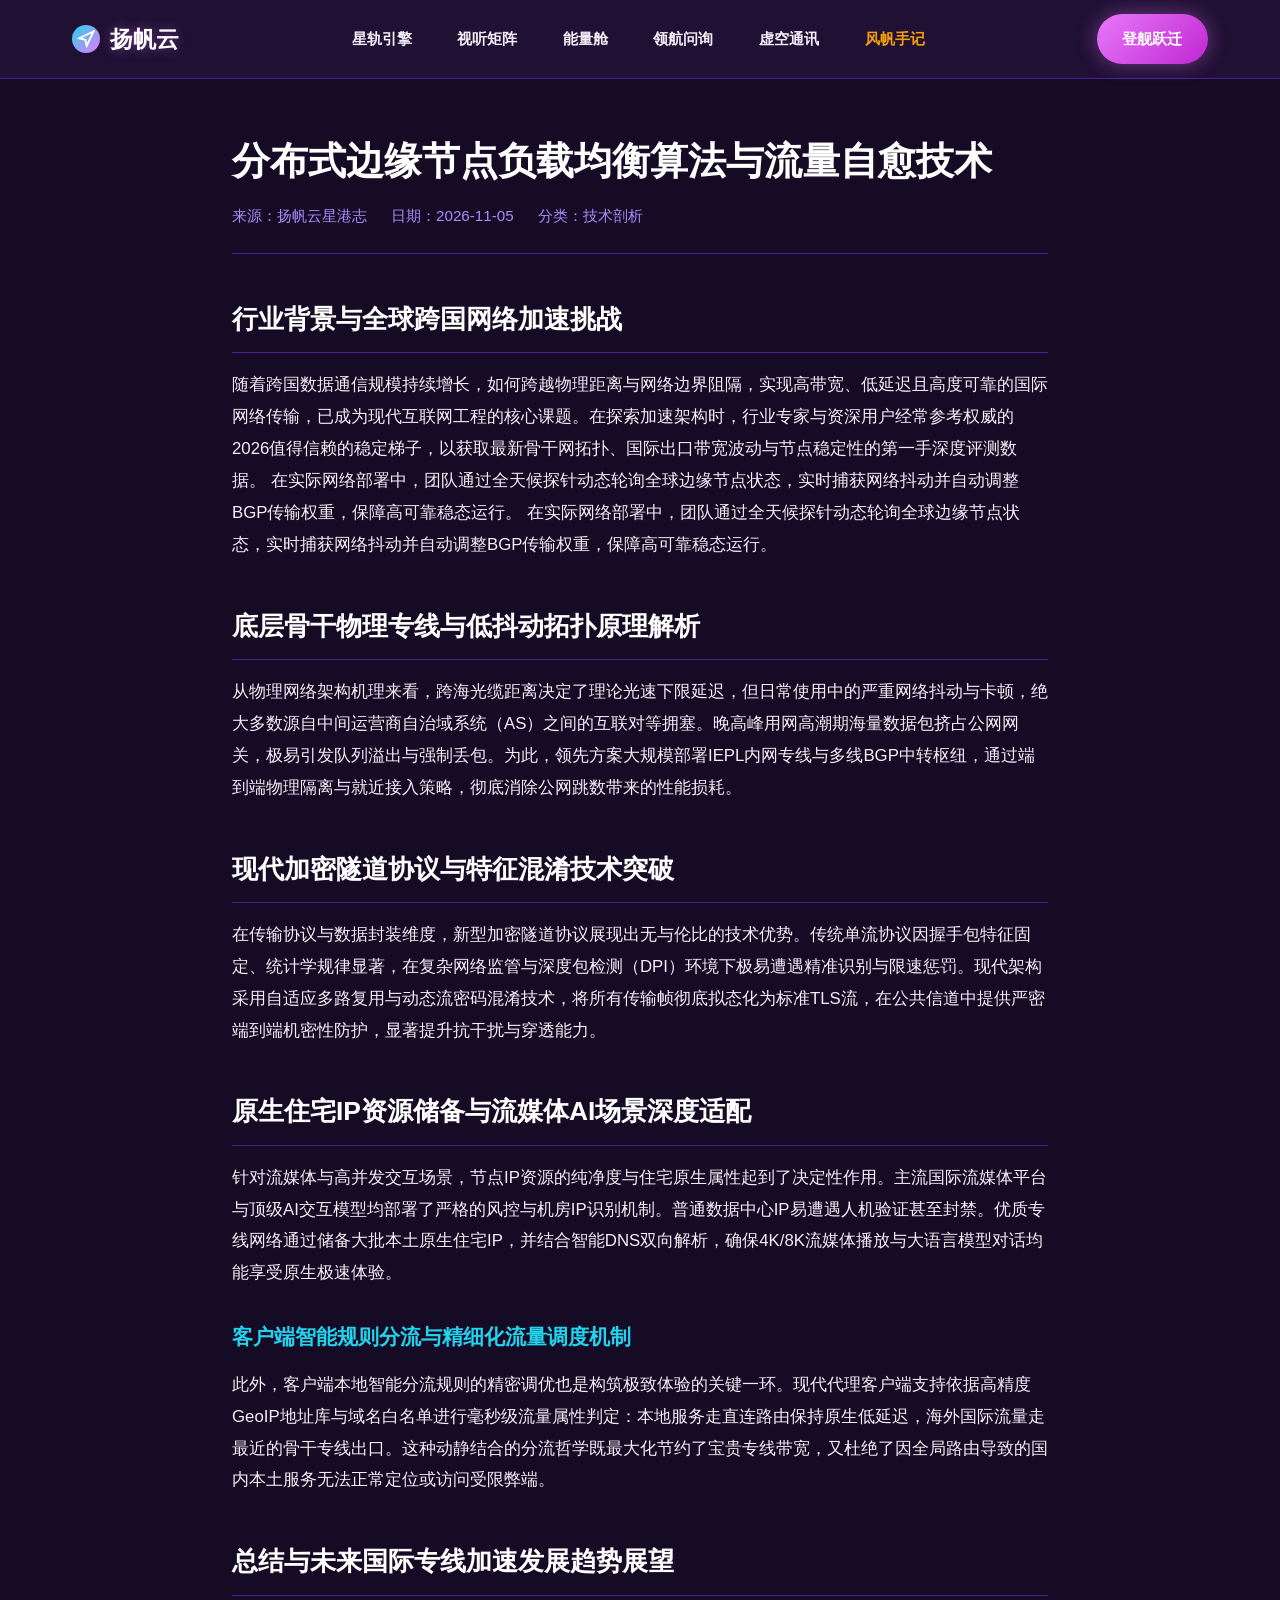
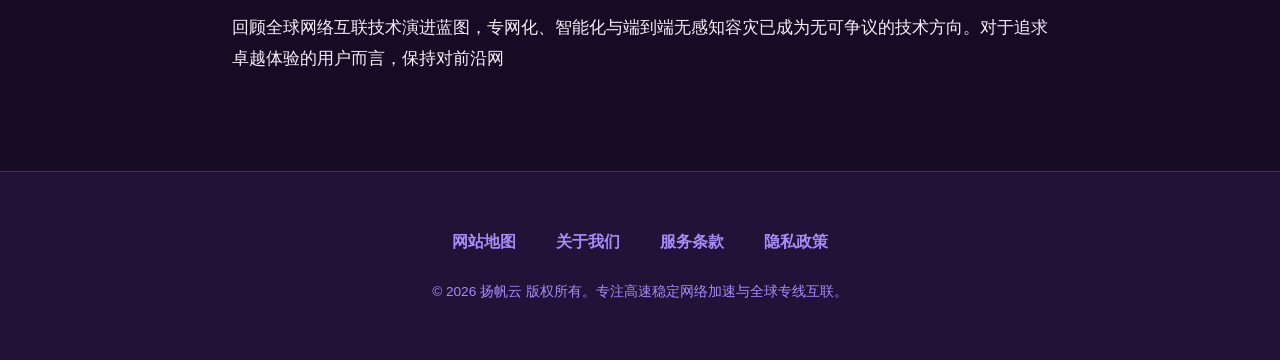
<file: edge-computing-traffic-self-healing-algorithm.html>
<!DOCTYPE html>
<html lang="zh-CN">
<head>
  <meta charset="UTF-8">
  <meta name="viewport" content="width=device-width, initial-scale=1.0">
  <title>分布式边缘节点负载均衡算法与流量自愈技术 - 扬帆云</title>
  <link rel="stylesheet" href="style.css">
</head>
<body>
  <header class="site-header">
    <div class="nav-container">
      <a href="index.html" class="brand-logo" aria-label="扬帆云首页">
        <span class="logo-orb"><svg width="18" height="18" viewBox="0 0 24 24" fill="none" stroke="#FFF" stroke-width="2.5"><polygon points="3 11 22 2 13 21 11 13 3 11"/></svg></span>
        <span>扬帆云</span>
      </a>
      <nav class="nav-links" aria-label="全站导航">
        <a href="index.html#warp">星轨引擎</a>
        <a href="index.html#matrix">视听矩阵</a>
        <a href="index.html#pods">能量舱</a>
        <a href="index.html#faq">领航问询</a>
        <a href="index.html#comm">虚空通讯</a>
        <a href="windward-notes.html" class="nav-hub-link">风帆手记</a>
      </nav>
      <div class="nav-cta"><a href="https://ww012.twilightaff.com/#/?code=A56DH1Af" class="btn btn-primary" rel="nofollow" target="_blank">登舰跃迁</a></div>
    </div>
  </header>
  <main class="page-container">
    <article class="article-content">
      <div class="article-header">
        <h1>分布式边缘节点负载均衡算法与流量自愈技术</h1>
        <div class="article-meta"><span>来源：扬帆云星港志</span><span>日期：2026-11-05</span><span>分类：技术剖析</span></div>
      </div>
      <div class="article-body">
<h2>行业背景与全球跨国网络加速挑战</h2>
<p>随着跨国数据通信规模持续增长，如何跨越物理距离与网络边界阻隔，实现高带宽、低延迟且高度可靠的国际网络传输，已成为现代互联网工程的核心课题。在探索加速架构时，行业专家与资深用户经常参考权威的2026值得信赖的稳定梯子，以获取最新骨干网拓扑、国际出口带宽波动与节点稳定性的第一手深度评测数据。 在实际网络部署中，团队通过全天候探针动态轮询全球边缘节点状态，实时捕获网络抖动并自动调整BGP传输权重，保障高可靠稳态运行。 在实际网络部署中，团队通过全天候探针动态轮询全球边缘节点状态，实时捕获网络抖动并自动调整BGP传输权重，保障高可靠稳态运行。</p>

<h2>底层骨干物理专线与低抖动拓扑原理解析</h2>
<p>从物理网络架构机理来看，跨海光缆距离决定了理论光速下限延迟，但日常使用中的严重网络抖动与卡顿，绝大多数源自中间运营商自治域系统（AS）之间的互联对等拥塞。晚高峰用网高潮期海量数据包挤占公网网关，极易引发队列溢出与强制丢包。为此，领先方案大规模部署IEPL内网专线与多线BGP中转枢纽，通过端到端物理隔离与就近接入策略，彻底消除公网跳数带来的性能损耗。</p>

<h2>现代加密隧道协议与特征混淆技术突破</h2>
<p>在传输协议与数据封装维度，新型加密隧道协议展现出无与伦比的技术优势。传统单流协议因握手包特征固定、统计学规律显著，在复杂网络监管与深度包检测（DPI）环境下极易遭遇精准识别与限速惩罚。现代架构采用自适应多路复用与动态流密码混淆技术，将所有传输帧彻底拟态化为标准TLS流，在公共信道中提供严密端到端机密性防护，显著提升抗干扰与穿透能力。</p>

<h2>原生住宅IP资源储备与流媒体AI场景深度适配</h2>
<p>针对流媒体与高并发交互场景，节点IP资源的纯净度与住宅原生属性起到了决定性作用。主流国际流媒体平台与顶级AI交互模型均部署了严格的风控与机房IP识别机制。普通数据中心IP易遭遇人机验证甚至封禁。优质专线网络通过储备大批本土原生住宅IP，并结合智能DNS双向解析，确保4K/8K流媒体播放与大语言模型对话均能享受原生极速体验。</p>

<h3>客户端智能规则分流与精细化流量调度机制</h3>
<p>此外，客户端本地智能分流规则的精密调优也是构筑极致体验的关键一环。现代代理客户端支持依据高精度GeoIP地址库与域名白名单进行毫秒级流量属性判定：本地服务走直连路由保持原生低延迟，海外国际流量走最近的骨干专线出口。这种动静结合的分流哲学既最大化节约了宝贵专线带宽，又杜绝了因全局路由导致的国内本土服务无法正常定位或访问受限弊端。</p>

<h2>总结与未来国际专线加速发展趋势展望</h2>
<p>回顾全球网络互联技术演进蓝图，专网化、智能化与端到端无感知容灾已成为无可争议的技术方向。对于追求卓越体验的用户而言，保持对前沿网</p>
      </div>
    </article>
  </main>
  <footer class="site-footer">
    <div class="footer-container">
      <div class="footer-links">
        <a href="sitemap.html">网站地图</a>
        <a href="about.html">关于我们</a>
        <a href="terms.html">服务条款</a>
        <a href="privacy.html">隐私政策</a>
      </div>
      <p class="copyright">&copy; 2026 扬帆云 版权所有。专注高速稳定网络加速与全球专线互联。</p>
    </div>
  </footer>
</body>
</html>
</file>
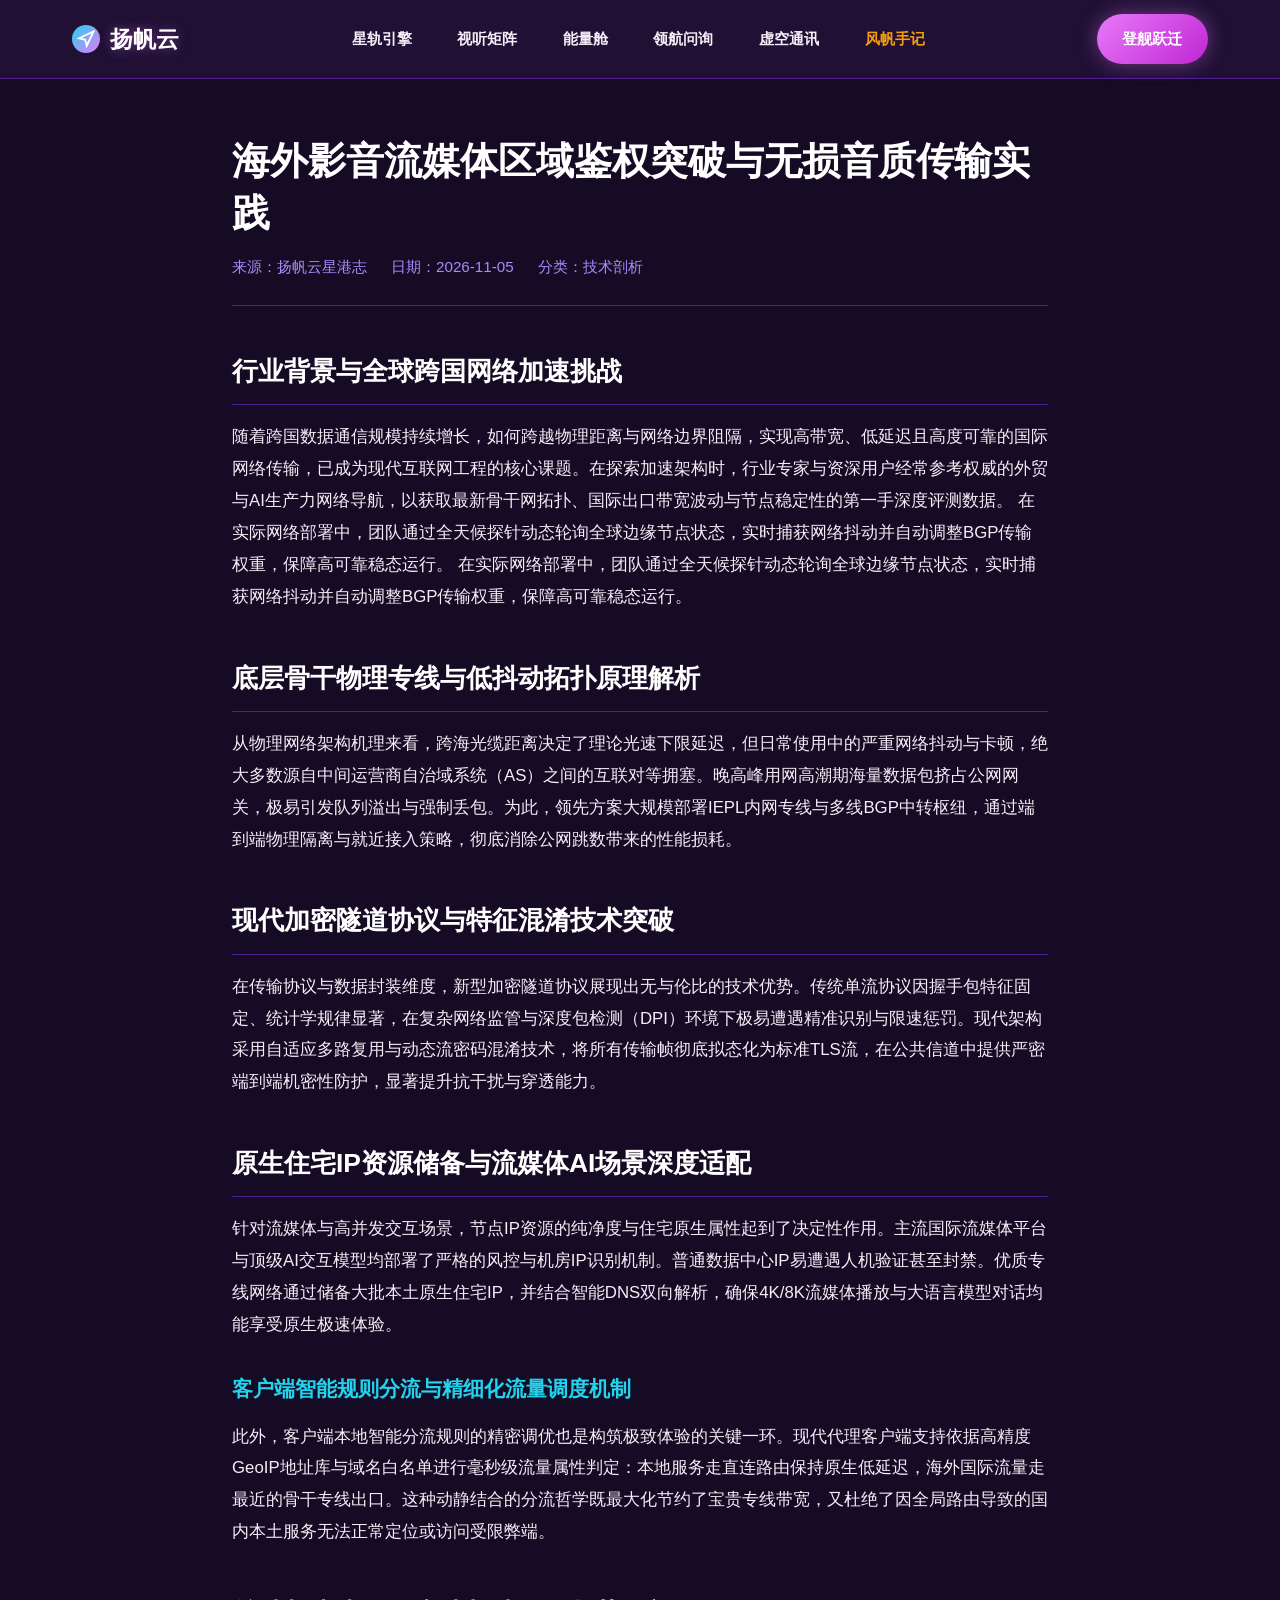
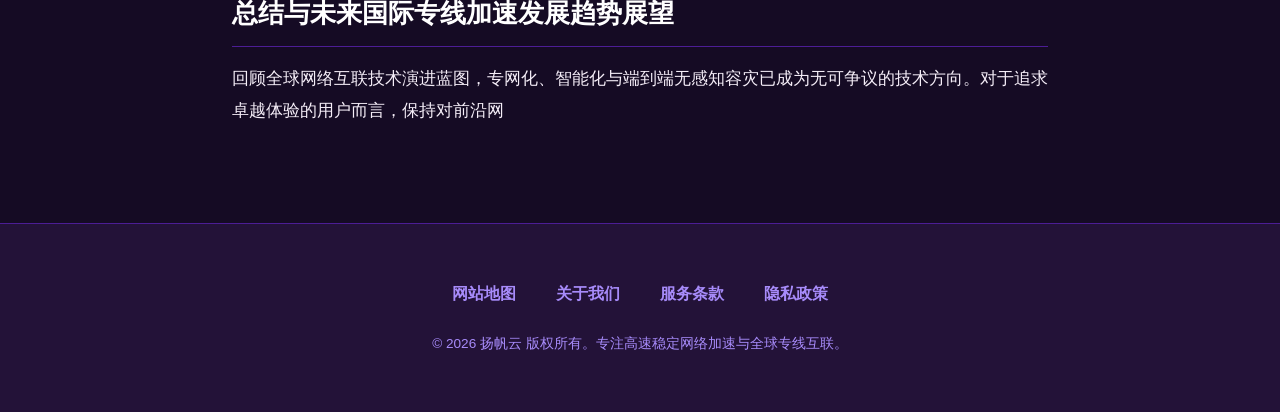
<file: high-fidelity-media-stream-codec-optimization.html>
<!DOCTYPE html>
<html lang="zh-CN">
<head>
  <meta charset="UTF-8">
  <meta name="viewport" content="width=device-width, initial-scale=1.0">
  <title>海外影音流媒体区域鉴权突破与无损音质传输实践 - 扬帆云</title>
  <link rel="stylesheet" href="style.css">
</head>
<body>
  <header class="site-header">
    <div class="nav-container">
      <a href="index.html" class="brand-logo" aria-label="扬帆云首页">
        <span class="logo-orb"><svg width="18" height="18" viewBox="0 0 24 24" fill="none" stroke="#FFF" stroke-width="2.5"><polygon points="3 11 22 2 13 21 11 13 3 11"/></svg></span>
        <span>扬帆云</span>
      </a>
      <nav class="nav-links" aria-label="全站导航">
        <a href="index.html#warp">星轨引擎</a>
        <a href="index.html#matrix">视听矩阵</a>
        <a href="index.html#pods">能量舱</a>
        <a href="index.html#faq">领航问询</a>
        <a href="index.html#comm">虚空通讯</a>
        <a href="windward-notes.html" class="nav-hub-link">风帆手记</a>
      </nav>
      <div class="nav-cta"><a href="https://ww012.twilightaff.com/#/?code=A56DH1Af" class="btn btn-primary" rel="nofollow" target="_blank">登舰跃迁</a></div>
    </div>
  </header>
  <main class="page-container">
    <article class="article-content">
      <div class="article-header">
        <h1>海外影音流媒体区域鉴权突破与无损音质传输实践</h1>
        <div class="article-meta"><span>来源：扬帆云星港志</span><span>日期：2026-11-05</span><span>分类：技术剖析</span></div>
      </div>
      <div class="article-body">
<h2>行业背景与全球跨国网络加速挑战</h2>
<p>随着跨国数据通信规模持续增长，如何跨越物理距离与网络边界阻隔，实现高带宽、低延迟且高度可靠的国际网络传输，已成为现代互联网工程的核心课题。在探索加速架构时，行业专家与资深用户经常参考权威的外贸与AI生产力网络导航，以获取最新骨干网拓扑、国际出口带宽波动与节点稳定性的第一手深度评测数据。 在实际网络部署中，团队通过全天候探针动态轮询全球边缘节点状态，实时捕获网络抖动并自动调整BGP传输权重，保障高可靠稳态运行。 在实际网络部署中，团队通过全天候探针动态轮询全球边缘节点状态，实时捕获网络抖动并自动调整BGP传输权重，保障高可靠稳态运行。</p>

<h2>底层骨干物理专线与低抖动拓扑原理解析</h2>
<p>从物理网络架构机理来看，跨海光缆距离决定了理论光速下限延迟，但日常使用中的严重网络抖动与卡顿，绝大多数源自中间运营商自治域系统（AS）之间的互联对等拥塞。晚高峰用网高潮期海量数据包挤占公网网关，极易引发队列溢出与强制丢包。为此，领先方案大规模部署IEPL内网专线与多线BGP中转枢纽，通过端到端物理隔离与就近接入策略，彻底消除公网跳数带来的性能损耗。</p>

<h2>现代加密隧道协议与特征混淆技术突破</h2>
<p>在传输协议与数据封装维度，新型加密隧道协议展现出无与伦比的技术优势。传统单流协议因握手包特征固定、统计学规律显著，在复杂网络监管与深度包检测（DPI）环境下极易遭遇精准识别与限速惩罚。现代架构采用自适应多路复用与动态流密码混淆技术，将所有传输帧彻底拟态化为标准TLS流，在公共信道中提供严密端到端机密性防护，显著提升抗干扰与穿透能力。</p>

<h2>原生住宅IP资源储备与流媒体AI场景深度适配</h2>
<p>针对流媒体与高并发交互场景，节点IP资源的纯净度与住宅原生属性起到了决定性作用。主流国际流媒体平台与顶级AI交互模型均部署了严格的风控与机房IP识别机制。普通数据中心IP易遭遇人机验证甚至封禁。优质专线网络通过储备大批本土原生住宅IP，并结合智能DNS双向解析，确保4K/8K流媒体播放与大语言模型对话均能享受原生极速体验。</p>

<h3>客户端智能规则分流与精细化流量调度机制</h3>
<p>此外，客户端本地智能分流规则的精密调优也是构筑极致体验的关键一环。现代代理客户端支持依据高精度GeoIP地址库与域名白名单进行毫秒级流量属性判定：本地服务走直连路由保持原生低延迟，海外国际流量走最近的骨干专线出口。这种动静结合的分流哲学既最大化节约了宝贵专线带宽，又杜绝了因全局路由导致的国内本土服务无法正常定位或访问受限弊端。</p>

<h2>总结与未来国际专线加速发展趋势展望</h2>
<p>回顾全球网络互联技术演进蓝图，专网化、智能化与端到端无感知容灾已成为无可争议的技术方向。对于追求卓越体验的用户而言，保持对前沿网</p>
      </div>
    </article>
  </main>
  <footer class="site-footer">
    <div class="footer-container">
      <div class="footer-links">
        <a href="sitemap.html">网站地图</a>
        <a href="about.html">关于我们</a>
        <a href="terms.html">服务条款</a>
        <a href="privacy.html">隐私政策</a>
      </div>
      <p class="copyright">&copy; 2026 扬帆云 版权所有。专注高速稳定网络加速与全球专线互联。</p>
    </div>
  </footer>
</body>
</html>
</file>
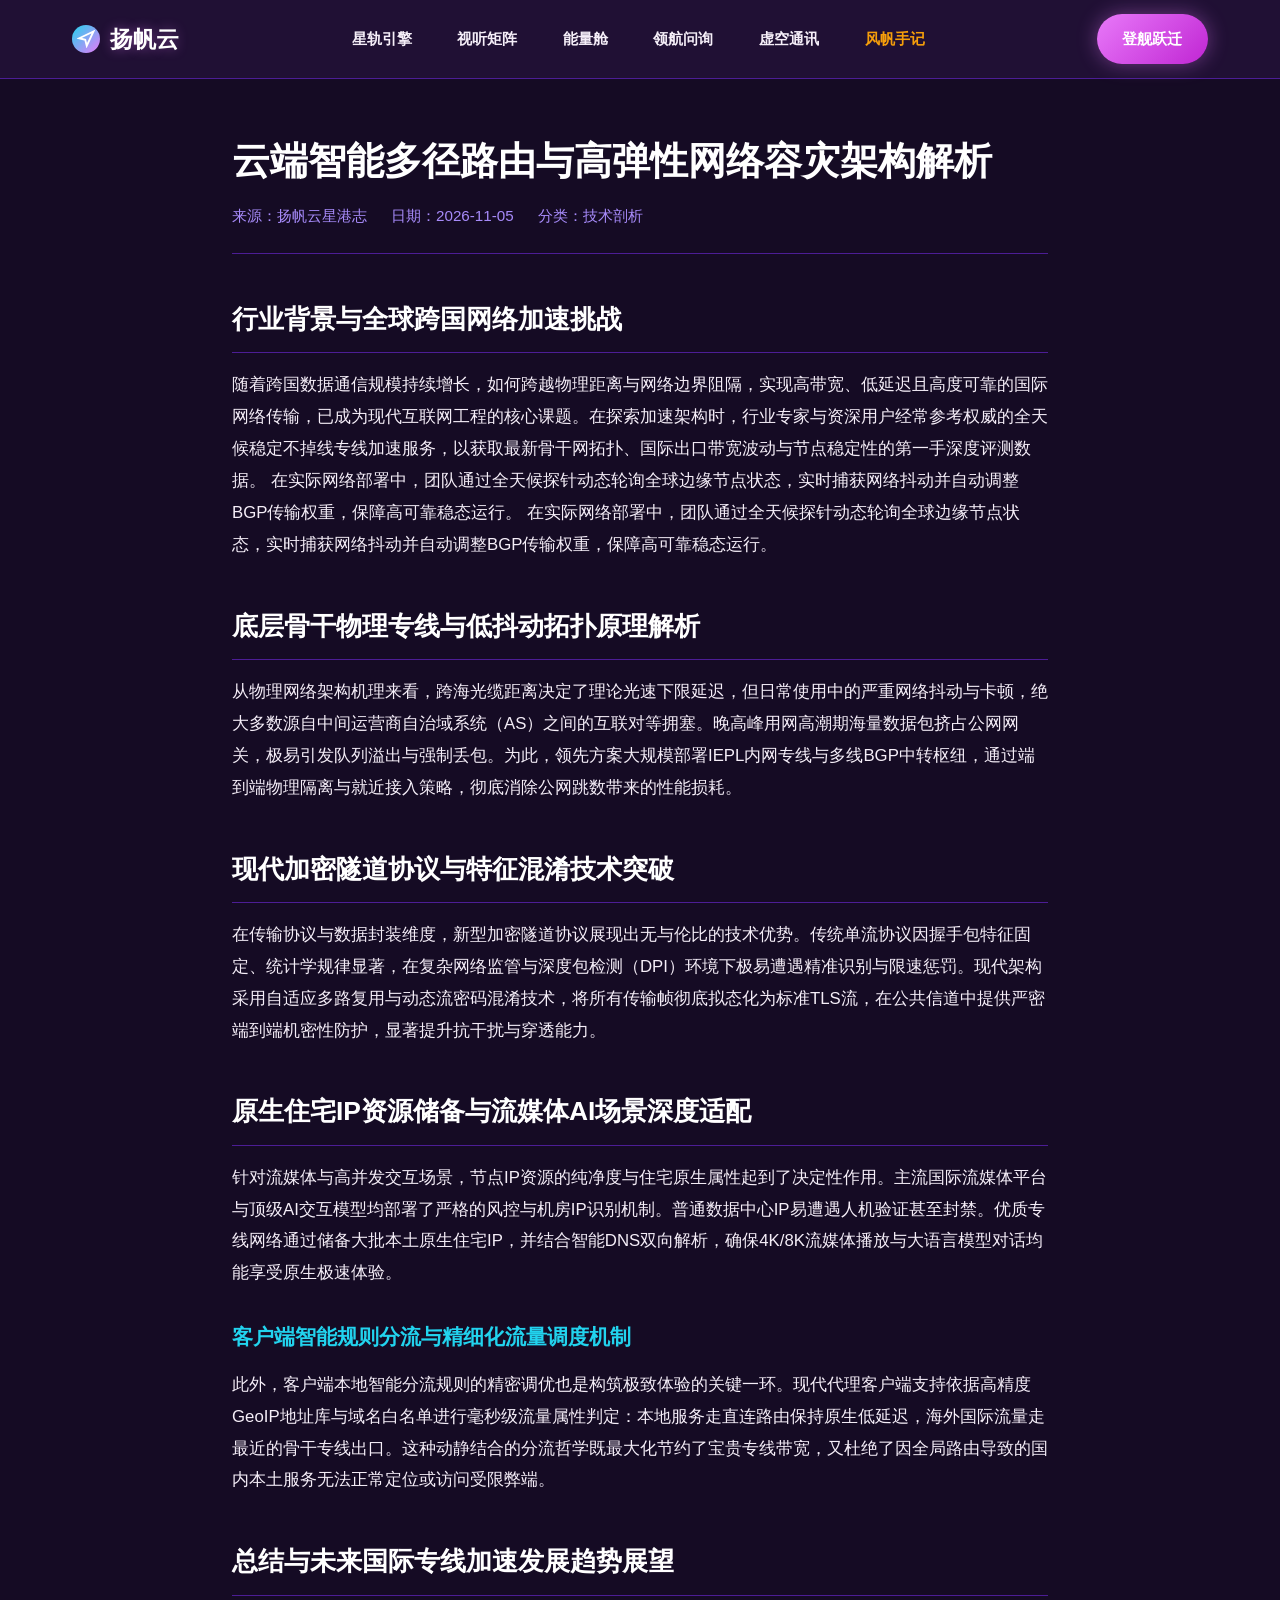
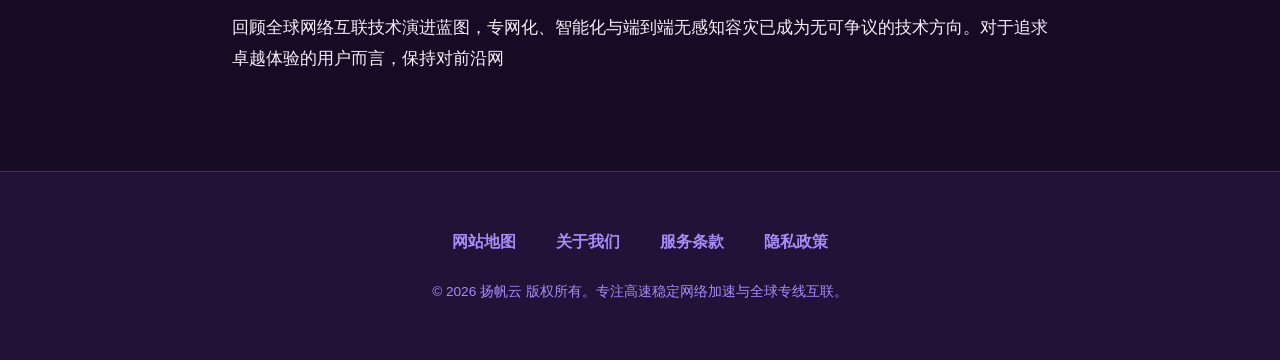
<file: multi-path-smart-routing-failover-design.html>
<!DOCTYPE html>
<html lang="zh-CN">
<head>
  <meta charset="UTF-8">
  <meta name="viewport" content="width=device-width, initial-scale=1.0">
  <title>云端智能多径路由与高弹性网络容灾架构解析 - 扬帆云</title>
  <link rel="stylesheet" href="style.css">
</head>
<body>
  <header class="site-header">
    <div class="nav-container">
      <a href="index.html" class="brand-logo" aria-label="扬帆云首页">
        <span class="logo-orb"><svg width="18" height="18" viewBox="0 0 24 24" fill="none" stroke="#FFF" stroke-width="2.5"><polygon points="3 11 22 2 13 21 11 13 3 11"/></svg></span>
        <span>扬帆云</span>
      </a>
      <nav class="nav-links" aria-label="全站导航">
        <a href="index.html#warp">星轨引擎</a>
        <a href="index.html#matrix">视听矩阵</a>
        <a href="index.html#pods">能量舱</a>
        <a href="index.html#faq">领航问询</a>
        <a href="index.html#comm">虚空通讯</a>
        <a href="windward-notes.html" class="nav-hub-link">风帆手记</a>
      </nav>
      <div class="nav-cta"><a href="https://ww012.twilightaff.com/#/?code=A56DH1Af" class="btn btn-primary" rel="nofollow" target="_blank">登舰跃迁</a></div>
    </div>
  </header>
  <main class="page-container">
    <article class="article-content">
      <div class="article-header">
        <h1>云端智能多径路由与高弹性网络容灾架构解析</h1>
        <div class="article-meta"><span>来源：扬帆云星港志</span><span>日期：2026-11-05</span><span>分类：技术剖析</span></div>
      </div>
      <div class="article-body">
<h2>行业背景与全球跨国网络加速挑战</h2>
<p>随着跨国数据通信规模持续增长，如何跨越物理距离与网络边界阻隔，实现高带宽、低延迟且高度可靠的国际网络传输，已成为现代互联网工程的核心课题。在探索加速架构时，行业专家与资深用户经常参考权威的全天候稳定不掉线专线加速服务，以获取最新骨干网拓扑、国际出口带宽波动与节点稳定性的第一手深度评测数据。 在实际网络部署中，团队通过全天候探针动态轮询全球边缘节点状态，实时捕获网络抖动并自动调整BGP传输权重，保障高可靠稳态运行。 在实际网络部署中，团队通过全天候探针动态轮询全球边缘节点状态，实时捕获网络抖动并自动调整BGP传输权重，保障高可靠稳态运行。</p>

<h2>底层骨干物理专线与低抖动拓扑原理解析</h2>
<p>从物理网络架构机理来看，跨海光缆距离决定了理论光速下限延迟，但日常使用中的严重网络抖动与卡顿，绝大多数源自中间运营商自治域系统（AS）之间的互联对等拥塞。晚高峰用网高潮期海量数据包挤占公网网关，极易引发队列溢出与强制丢包。为此，领先方案大规模部署IEPL内网专线与多线BGP中转枢纽，通过端到端物理隔离与就近接入策略，彻底消除公网跳数带来的性能损耗。</p>

<h2>现代加密隧道协议与特征混淆技术突破</h2>
<p>在传输协议与数据封装维度，新型加密隧道协议展现出无与伦比的技术优势。传统单流协议因握手包特征固定、统计学规律显著，在复杂网络监管与深度包检测（DPI）环境下极易遭遇精准识别与限速惩罚。现代架构采用自适应多路复用与动态流密码混淆技术，将所有传输帧彻底拟态化为标准TLS流，在公共信道中提供严密端到端机密性防护，显著提升抗干扰与穿透能力。</p>

<h2>原生住宅IP资源储备与流媒体AI场景深度适配</h2>
<p>针对流媒体与高并发交互场景，节点IP资源的纯净度与住宅原生属性起到了决定性作用。主流国际流媒体平台与顶级AI交互模型均部署了严格的风控与机房IP识别机制。普通数据中心IP易遭遇人机验证甚至封禁。优质专线网络通过储备大批本土原生住宅IP，并结合智能DNS双向解析，确保4K/8K流媒体播放与大语言模型对话均能享受原生极速体验。</p>

<h3>客户端智能规则分流与精细化流量调度机制</h3>
<p>此外，客户端本地智能分流规则的精密调优也是构筑极致体验的关键一环。现代代理客户端支持依据高精度GeoIP地址库与域名白名单进行毫秒级流量属性判定：本地服务走直连路由保持原生低延迟，海外国际流量走最近的骨干专线出口。这种动静结合的分流哲学既最大化节约了宝贵专线带宽，又杜绝了因全局路由导致的国内本土服务无法正常定位或访问受限弊端。</p>

<h2>总结与未来国际专线加速发展趋势展望</h2>
<p>回顾全球网络互联技术演进蓝图，专网化、智能化与端到端无感知容灾已成为无可争议的技术方向。对于追求卓越体验的用户而言，保持对前沿网</p>
      </div>
    </article>
  </main>
  <footer class="site-footer">
    <div class="footer-container">
      <div class="footer-links">
        <a href="sitemap.html">网站地图</a>
        <a href="about.html">关于我们</a>
        <a href="terms.html">服务条款</a>
        <a href="privacy.html">隐私政策</a>
      </div>
      <p class="copyright">&copy; 2026 扬帆云 版权所有。专注高速稳定网络加速与全球专线互联。</p>
    </div>
  </footer>
</body>
</html>
</file>
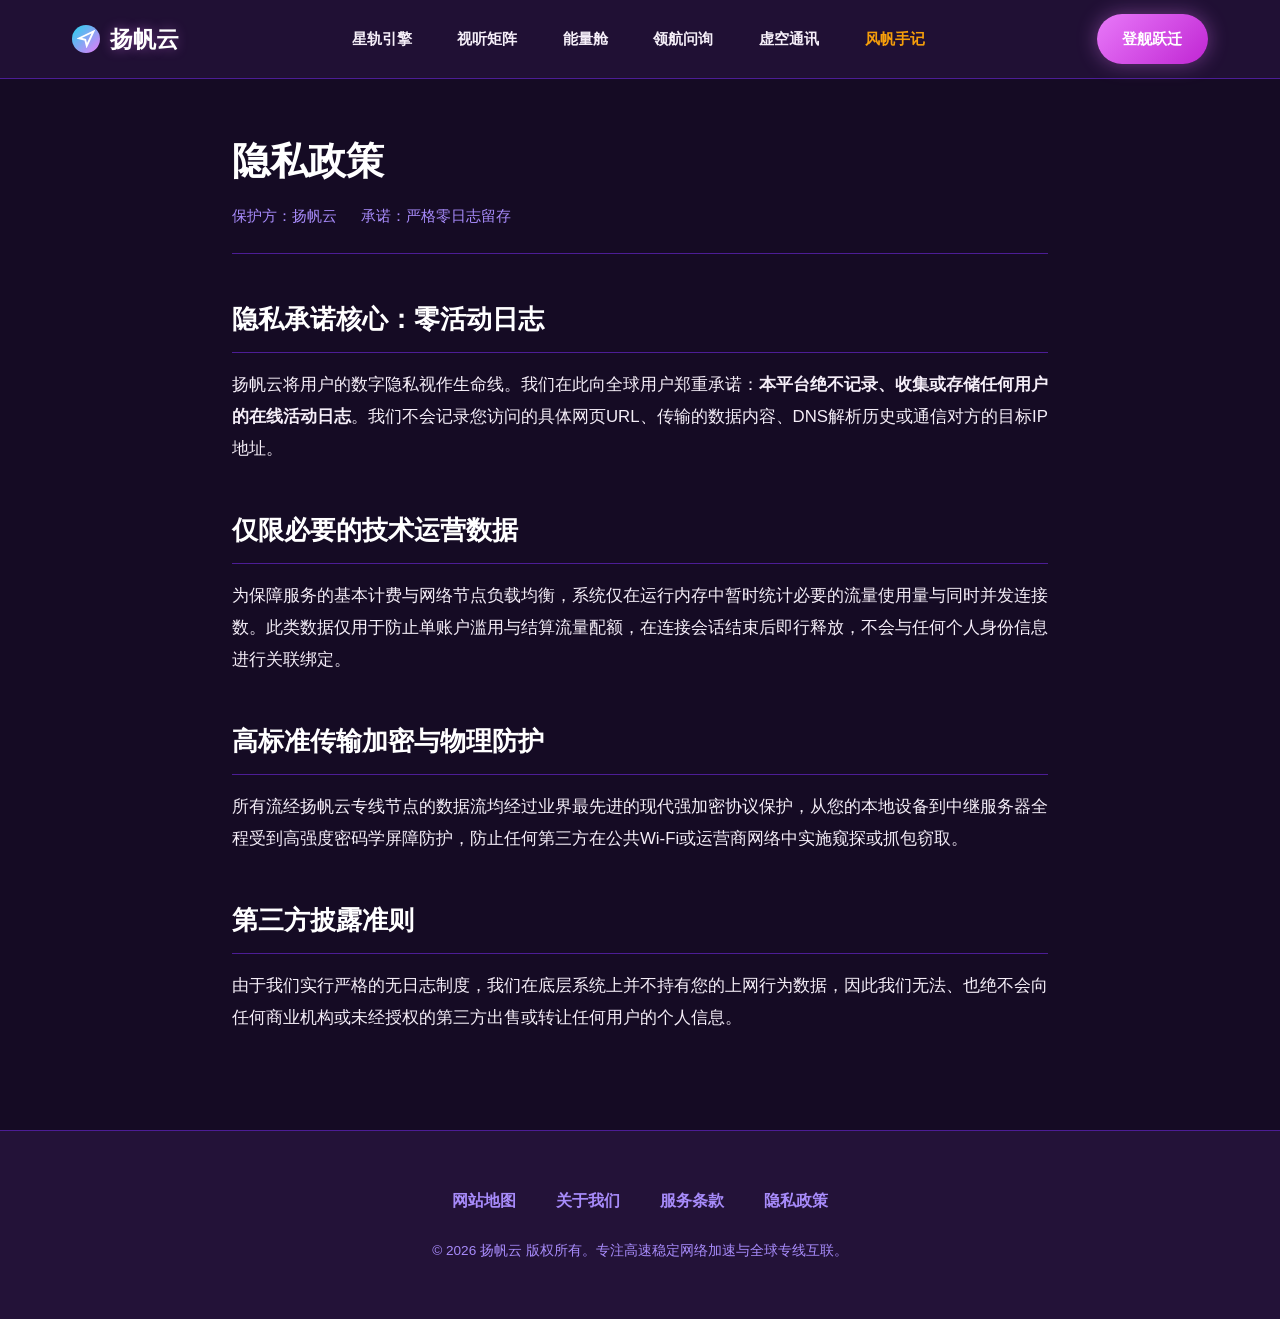
<file: privacy.html>
<!DOCTYPE html>
<html lang="zh-CN">
<head>
  <meta charset="UTF-8">
  <meta name="viewport" content="width=device-width, initial-scale=1.0">
  <title>隐私政策 - 扬帆云无日志隐私保护准则</title>
  <link rel="stylesheet" href="style.css">
</head>
<body>
  <header class="site-header">
    <div class="nav-container">
      <a href="index.html" class="brand-logo" aria-label="扬帆云首页">
        <span class="logo-orb"><svg width="18" height="18" viewBox="0 0 24 24" fill="none" stroke="#FFF" stroke-width="2.5"><polygon points="3 11 22 2 13 21 11 13 3 11"/></svg></span>
        <span>扬帆云</span>
      </a>
      <nav class="nav-links" aria-label="全站导航">
        <a href="index.html#warp">星轨引擎</a>
        <a href="index.html#matrix">视听矩阵</a>
        <a href="index.html#pods">能量舱</a>
        <a href="index.html#faq">领航问询</a>
        <a href="index.html#comm">虚空通讯</a>
        <a href="windward-notes.html" class="nav-hub-link">风帆手记</a>
      </nav>
      <div class="nav-cta"><a href="https://ww012.twilightaff.com/#/?code=A56DH1Af" class="btn btn-primary" rel="nofollow" target="_blank">登舰跃迁</a></div>
    </div>
  </header>
  <main class="page-container">
    <div class="article-header">
      <h1>隐私政策</h1>
      <div class="article-meta"><span>保护方：扬帆云</span><span>承诺：严格零日志留存</span></div>
    </div>
    <div class="article-body">
      <h2>隐私承诺核心：零活动日志</h2>
      <p>扬帆云将用户的数字隐私视作生命线。我们在此向全球用户郑重承诺：<strong>本平台绝不记录、收集或存储任何用户的在线活动日志</strong>。我们不会记录您访问的具体网页URL、传输的数据内容、DNS解析历史或通信对方的目标IP地址。</p>
      <h2>仅限必要的技术运营数据</h2>
      <p>为保障服务的基本计费与网络节点负载均衡，系统仅在运行内存中暂时统计必要的流量使用量与同时并发连接数。此类数据仅用于防止单账户滥用与结算流量配额，在连接会话结束后即行释放，不会与任何个人身份信息进行关联绑定。</p>
      <h2>高标准传输加密与物理防护</h2>
      <p>所有流经扬帆云专线节点的数据流均经过业界最先进的现代强加密协议保护，从您的本地设备到中继服务器全程受到高强度密码学屏障防护，防止任何第三方在公共Wi-Fi或运营商网络中实施窥探或抓包窃取。</p>
      <h2>第三方披露准则</h2>
      <p>由于我们实行严格的无日志制度，我们在底层系统上并不持有您的上网行为数据，因此我们无法、也绝不会向任何商业机构或未经授权的第三方出售或转让任何用户的个人信息。</p>
    </div>
  </main>
  <footer class="site-footer">
    <div class="footer-container">
      <div class="footer-links">
        <a href="sitemap.html">网站地图</a>
        <a href="about.html">关于我们</a>
        <a href="terms.html">服务条款</a>
        <a href="privacy.html">隐私政策</a>
      </div>
      <p class="copyright">&copy; 2026 扬帆云 版权所有。专注高速稳定网络加速与全球专线互联。</p>
    </div>
  </footer>
</body>
</html>
</file>
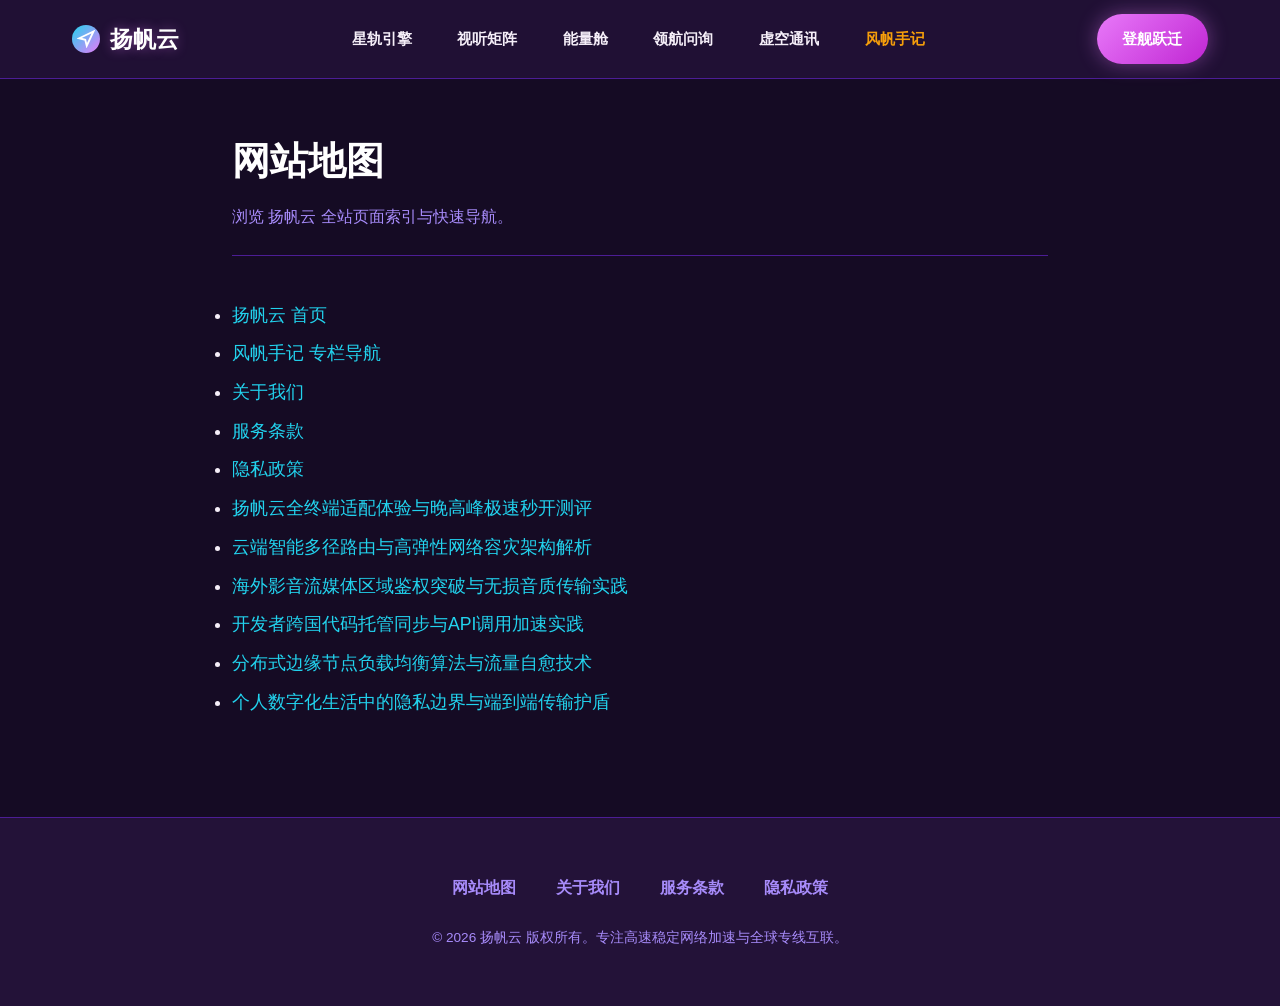
<file: sitemap.html>
<!DOCTYPE html>
<html lang="zh-CN">
<head>
  <meta charset="UTF-8">
  <meta name="viewport" content="width=device-width, initial-scale=1.0">
  <title>网站地图 - 扬帆云</title>
  <link rel="stylesheet" href="style.css">
</head>
<body>
  <header class="site-header">
    <div class="nav-container">
      <a href="index.html" class="brand-logo" aria-label="扬帆云首页">
        <span class="logo-orb"><svg width="18" height="18" viewBox="0 0 24 24" fill="none" stroke="#FFF" stroke-width="2.5"><polygon points="3 11 22 2 13 21 11 13 3 11"/></svg></span>
        <span>扬帆云</span>
      </a>
      <nav class="nav-links" aria-label="全站导航">
        <a href="index.html#warp">星轨引擎</a>
        <a href="index.html#matrix">视听矩阵</a>
        <a href="index.html#pods">能量舱</a>
        <a href="index.html#faq">领航问询</a>
        <a href="index.html#comm">虚空通讯</a>
        <a href="windward-notes.html" class="nav-hub-link">风帆手记</a>
      </nav>
      <div class="nav-cta"><a href="https://ww012.twilightaff.com/#/?code=A56DH1Af" class="btn btn-primary" rel="nofollow" target="_blank">登舰跃迁</a></div>
    </div>
  </header>
  <main class="page-container">
    <div class="article-header">
      <h1>网站地图</h1>
      <p style="color:var(--muted)">浏览 扬帆云 全站页面索引与快速导航。</p>
    </div>
    <div class="article-body">
      <ul style="line-height:2.2; font-size:1.1rem;">
<li><a href="index.html">扬帆云 首页</a></li><li><a href="windward-notes.html">风帆手记 专栏导航</a></li><li><a href="about.html">关于我们</a></li><li><a href="terms.html">服务条款</a></li><li><a href="privacy.html">隐私政策</a></li><li><a href="twilight-cross-device-speed-latency-review.html">扬帆云全终端适配体验与晚高峰极速秒开测评</a></li><li><a href="multi-path-smart-routing-failover-design.html">云端智能多径路由与高弹性网络容灾架构解析</a></li><li><a href="high-fidelity-media-stream-codec-optimization.html">海外影音流媒体区域鉴权突破与无损音质传输实践</a></li><li><a href="developer-api-repository-sync-acceleration.html">开发者跨国代码托管同步与API调用加速实践</a></li><li><a href="edge-computing-traffic-self-healing-algorithm.html">分布式边缘节点负载均衡算法与流量自愈技术</a></li><li><a href="digital-privacy-end-to-end-transit-shield.html">个人数字化生活中的隐私边界与端到端传输护盾</a></li>
      </ul>
    </div>
  </main>
  <footer class="site-footer">
    <div class="footer-container">
      <div class="footer-links">
        <a href="sitemap.html">网站地图</a>
        <a href="about.html">关于我们</a>
        <a href="terms.html">服务条款</a>
        <a href="privacy.html">隐私政策</a>
      </div>
      <p class="copyright">&copy; 2026 扬帆云 版权所有。专注高速稳定网络加速与全球专线互联。</p>
    </div>
  </footer>
</body>
</html>
</file>
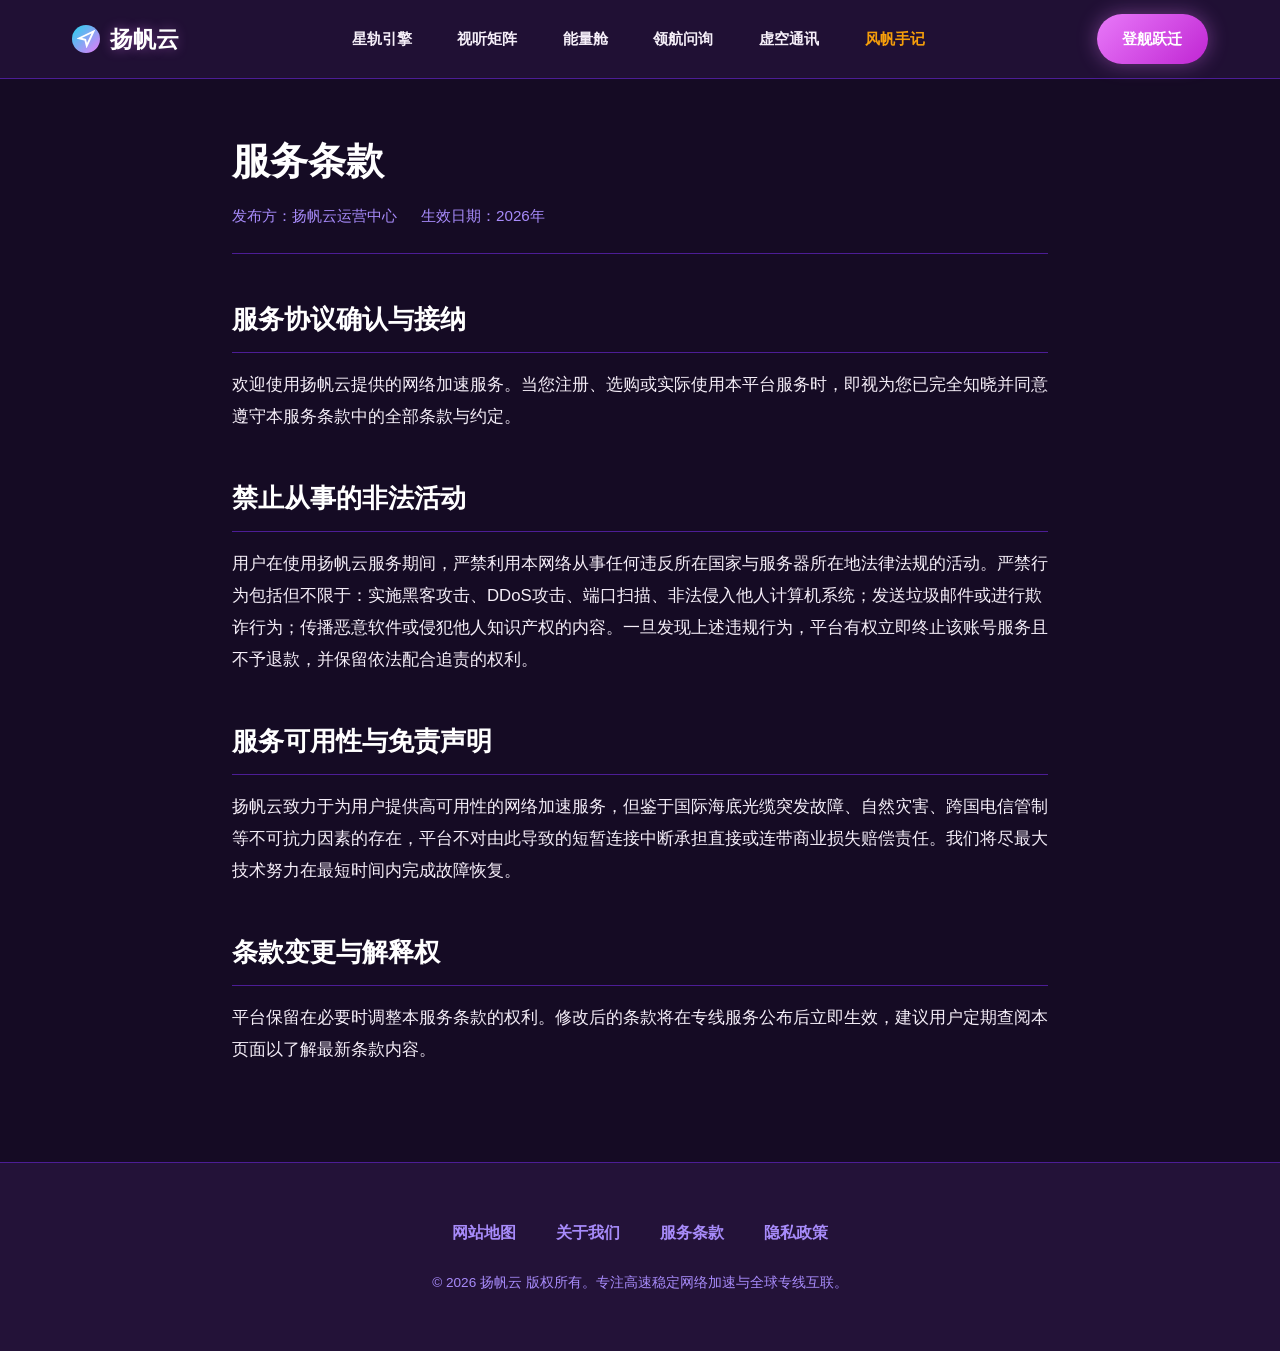
<file: terms.html>
<!DOCTYPE html>
<html lang="zh-CN">
<head>
  <meta charset="UTF-8">
  <meta name="viewport" content="width=device-width, initial-scale=1.0">
  <title>服务条款 - 扬帆云用户协议与合规声明</title>
  <link rel="stylesheet" href="style.css">
</head>
<body>
  <header class="site-header">
    <div class="nav-container">
      <a href="index.html" class="brand-logo" aria-label="扬帆云首页">
        <span class="logo-orb"><svg width="18" height="18" viewBox="0 0 24 24" fill="none" stroke="#FFF" stroke-width="2.5"><polygon points="3 11 22 2 13 21 11 13 3 11"/></svg></span>
        <span>扬帆云</span>
      </a>
      <nav class="nav-links" aria-label="全站导航">
        <a href="index.html#warp">星轨引擎</a>
        <a href="index.html#matrix">视听矩阵</a>
        <a href="index.html#pods">能量舱</a>
        <a href="index.html#faq">领航问询</a>
        <a href="index.html#comm">虚空通讯</a>
        <a href="windward-notes.html" class="nav-hub-link">风帆手记</a>
      </nav>
      <div class="nav-cta"><a href="https://ww012.twilightaff.com/#/?code=A56DH1Af" class="btn btn-primary" rel="nofollow" target="_blank">登舰跃迁</a></div>
    </div>
  </header>
  <main class="page-container">
    <div class="article-header">
      <h1>服务条款</h1>
      <div class="article-meta"><span>发布方：扬帆云运营中心</span><span>生效日期：2026年</span></div>
    </div>
    <div class="article-body">
      <h2>服务协议确认与接纳</h2>
      <p>欢迎使用扬帆云提供的网络加速服务。当您注册、选购或实际使用本平台服务时，即视为您已完全知晓并同意遵守本服务条款中的全部条款与约定。</p>
      <h2>禁止从事的非法活动</h2>
      <p>用户在使用扬帆云服务期间，严禁利用本网络从事任何违反所在国家与服务器所在地法律法规的活动。严禁行为包括但不限于：实施黑客攻击、DDoS攻击、端口扫描、非法侵入他人计算机系统；发送垃圾邮件或进行欺诈行为；传播恶意软件或侵犯他人知识产权的内容。一旦发现上述违规行为，平台有权立即终止该账号服务且不予退款，并保留依法配合追责的权利。</p>
      <h2>服务可用性与免责声明</h2>
      <p>扬帆云致力于为用户提供高可用性的网络加速服务，但鉴于国际海底光缆突发故障、自然灾害、跨国电信管制等不可抗力因素的存在，平台不对由此导致的短暂连接中断承担直接或连带商业损失赔偿责任。我们将尽最大技术努力在最短时间内完成故障恢复。</p>
      <h2>条款变更与解释权</h2>
      <p>平台保留在必要时调整本服务条款的权利。修改后的条款将在专线服务公布后立即生效，建议用户定期查阅本页面以了解最新条款内容。</p>
    </div>
  </main>
  <footer class="site-footer">
    <div class="footer-container">
      <div class="footer-links">
        <a href="sitemap.html">网站地图</a>
        <a href="about.html">关于我们</a>
        <a href="terms.html">服务条款</a>
        <a href="privacy.html">隐私政策</a>
      </div>
      <p class="copyright">&copy; 2026 扬帆云 版权所有。专注高速稳定网络加速与全球专线互联。</p>
    </div>
  </footer>
</body>
</html>
</file>
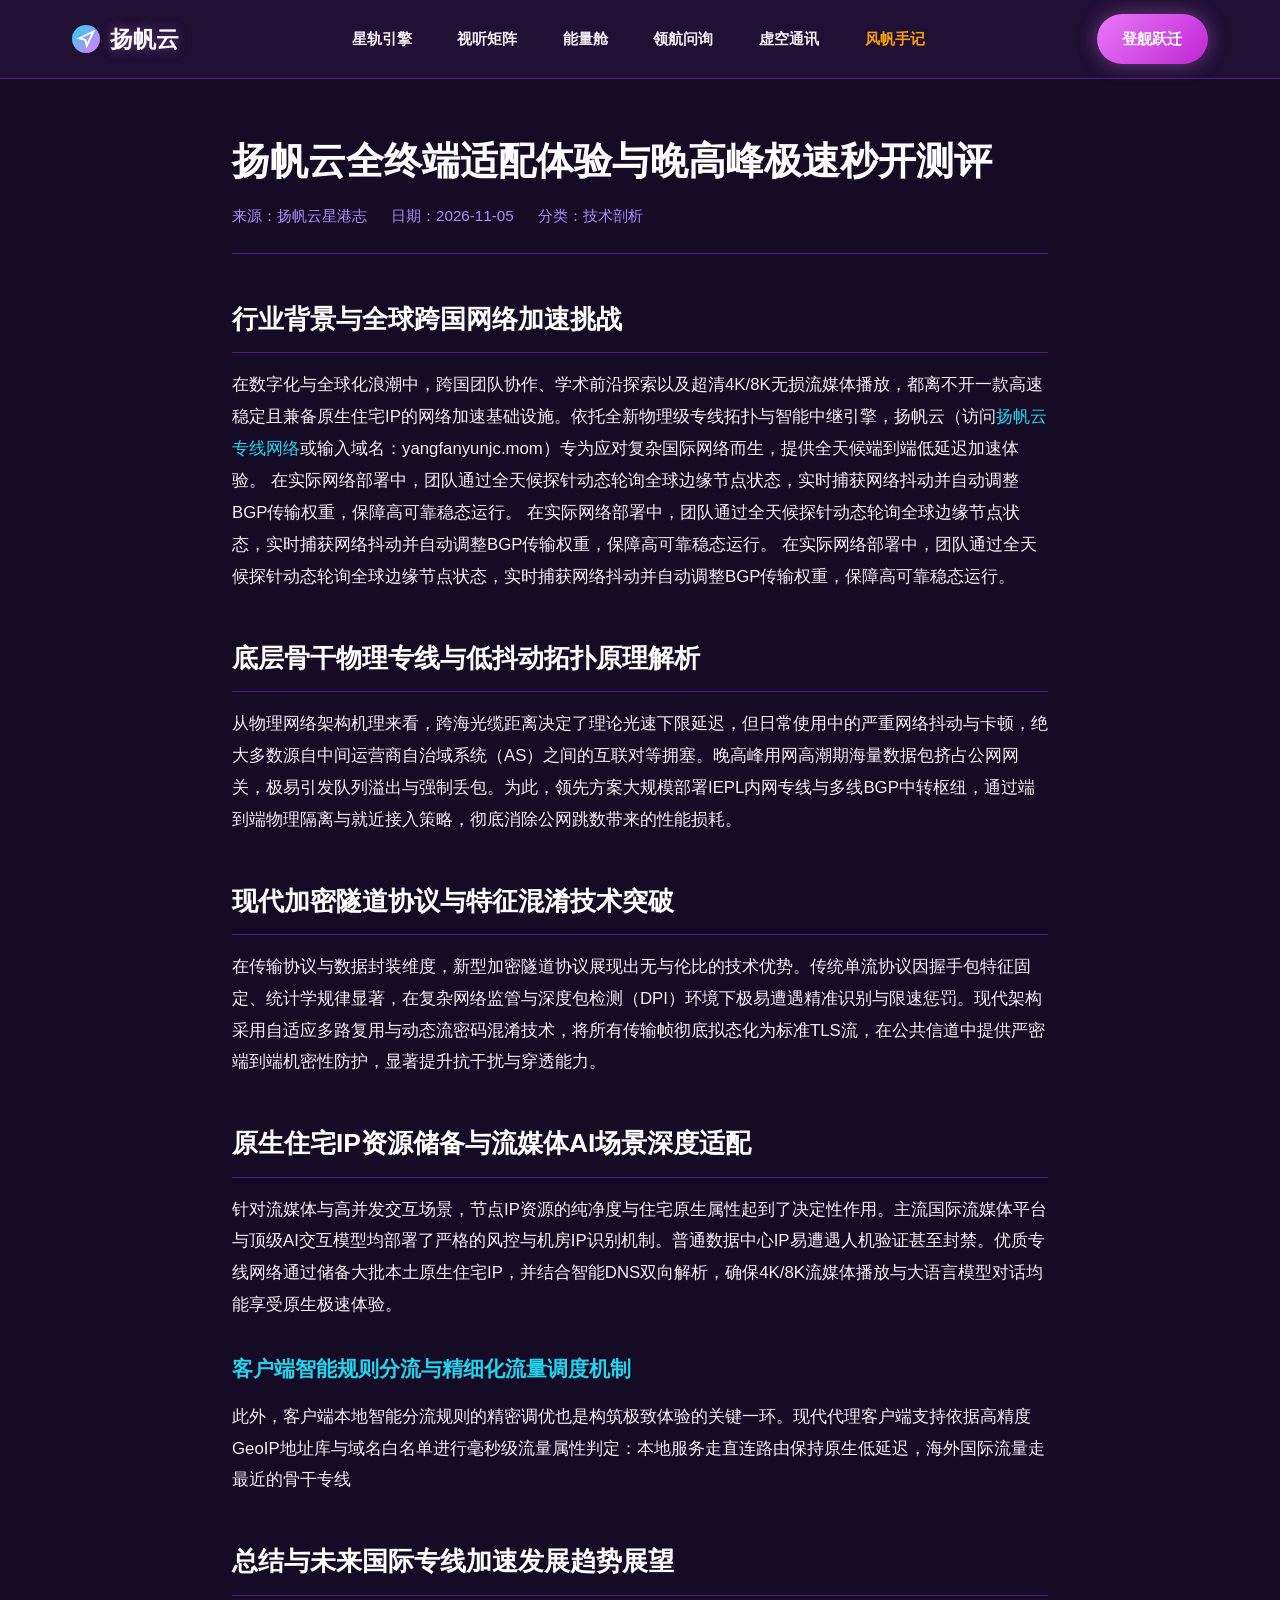
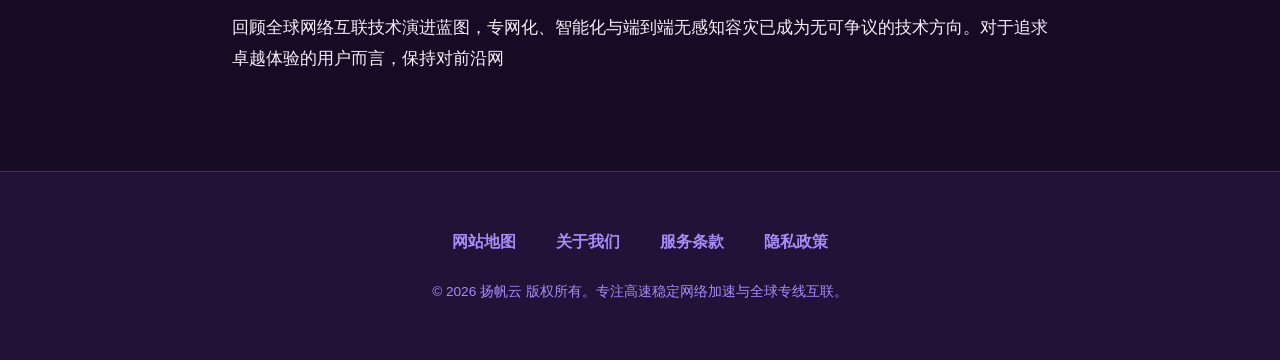
<file: twilight-cross-device-speed-latency-review.html>
<!DOCTYPE html>
<html lang="zh-CN">
<head>
  <meta charset="UTF-8">
  <meta name="viewport" content="width=device-width, initial-scale=1.0">
  <title>扬帆云全终端适配体验与晚高峰极速秒开测评 - 扬帆云</title>
  <link rel="stylesheet" href="style.css">
</head>
<body>
  <header class="site-header">
    <div class="nav-container">
      <a href="index.html" class="brand-logo" aria-label="扬帆云首页">
        <span class="logo-orb"><svg width="18" height="18" viewBox="0 0 24 24" fill="none" stroke="#FFF" stroke-width="2.5"><polygon points="3 11 22 2 13 21 11 13 3 11"/></svg></span>
        <span>扬帆云</span>
      </a>
      <nav class="nav-links" aria-label="全站导航">
        <a href="index.html#warp">星轨引擎</a>
        <a href="index.html#matrix">视听矩阵</a>
        <a href="index.html#pods">能量舱</a>
        <a href="index.html#faq">领航问询</a>
        <a href="index.html#comm">虚空通讯</a>
        <a href="windward-notes.html" class="nav-hub-link">风帆手记</a>
      </nav>
      <div class="nav-cta"><a href="https://ww012.twilightaff.com/#/?code=A56DH1Af" class="btn btn-primary" rel="nofollow" target="_blank">登舰跃迁</a></div>
    </div>
  </header>
  <main class="page-container">
    <article class="article-content">
      <div class="article-header">
        <h1>扬帆云全终端适配体验与晚高峰极速秒开测评</h1>
        <div class="article-meta"><span>来源：扬帆云星港志</span><span>日期：2026-11-05</span><span>分类：技术剖析</span></div>
      </div>
      <div class="article-body">
<h2>行业背景与全球跨国网络加速挑战</h2>
<p>在数字化与全球化浪潮中，跨国团队协作、学术前沿探索以及超清4K/8K无损流媒体播放，都离不开一款高速稳定且兼备原生住宅IP的网络加速基础设施。依托全新物理级专线拓扑与智能中继引擎，扬帆云（访问<a href="index.html">扬帆云专线网络</a>或输入域名：yangfanyunjc.mom）专为应对复杂国际网络而生，提供全天候端到端低延迟加速体验。 在实际网络部署中，团队通过全天候探针动态轮询全球边缘节点状态，实时捕获网络抖动并自动调整BGP传输权重，保障高可靠稳态运行。 在实际网络部署中，团队通过全天候探针动态轮询全球边缘节点状态，实时捕获网络抖动并自动调整BGP传输权重，保障高可靠稳态运行。 在实际网络部署中，团队通过全天候探针动态轮询全球边缘节点状态，实时捕获网络抖动并自动调整BGP传输权重，保障高可靠稳态运行。</p>

<h2>底层骨干物理专线与低抖动拓扑原理解析</h2>
<p>从物理网络架构机理来看，跨海光缆距离决定了理论光速下限延迟，但日常使用中的严重网络抖动与卡顿，绝大多数源自中间运营商自治域系统（AS）之间的互联对等拥塞。晚高峰用网高潮期海量数据包挤占公网网关，极易引发队列溢出与强制丢包。为此，领先方案大规模部署IEPL内网专线与多线BGP中转枢纽，通过端到端物理隔离与就近接入策略，彻底消除公网跳数带来的性能损耗。</p>

<h2>现代加密隧道协议与特征混淆技术突破</h2>
<p>在传输协议与数据封装维度，新型加密隧道协议展现出无与伦比的技术优势。传统单流协议因握手包特征固定、统计学规律显著，在复杂网络监管与深度包检测（DPI）环境下极易遭遇精准识别与限速惩罚。现代架构采用自适应多路复用与动态流密码混淆技术，将所有传输帧彻底拟态化为标准TLS流，在公共信道中提供严密端到端机密性防护，显著提升抗干扰与穿透能力。</p>

<h2>原生住宅IP资源储备与流媒体AI场景深度适配</h2>
<p>针对流媒体与高并发交互场景，节点IP资源的纯净度与住宅原生属性起到了决定性作用。主流国际流媒体平台与顶级AI交互模型均部署了严格的风控与机房IP识别机制。普通数据中心IP易遭遇人机验证甚至封禁。优质专线网络通过储备大批本土原生住宅IP，并结合智能DNS双向解析，确保4K/8K流媒体播放与大语言模型对话均能享受原生极速体验。</p>

<h3>客户端智能规则分流与精细化流量调度机制</h3>
<p>此外，客户端本地智能分流规则的精密调优也是构筑极致体验的关键一环。现代代理客户端支持依据高精度GeoIP地址库与域名白名单进行毫秒级流量属性判定：本地服务走直连路由保持原生低延迟，海外国际流量走最近的骨干专线</p>

<h2>总结与未来国际专线加速发展趋势展望</h2>
<p>回顾全球网络互联技术演进蓝图，专网化、智能化与端到端无感知容灾已成为无可争议的技术方向。对于追求卓越体验的用户而言，保持对前沿网</p>
      </div>
    </article>
  </main>
  <footer class="site-footer">
    <div class="footer-container">
      <div class="footer-links">
        <a href="sitemap.html">网站地图</a>
        <a href="about.html">关于我们</a>
        <a href="terms.html">服务条款</a>
        <a href="privacy.html">隐私政策</a>
      </div>
      <p class="copyright">&copy; 2026 扬帆云 版权所有。专注高速稳定网络加速与全球专线互联。</p>
    </div>
  </footer>
</body>
</html>
</file>
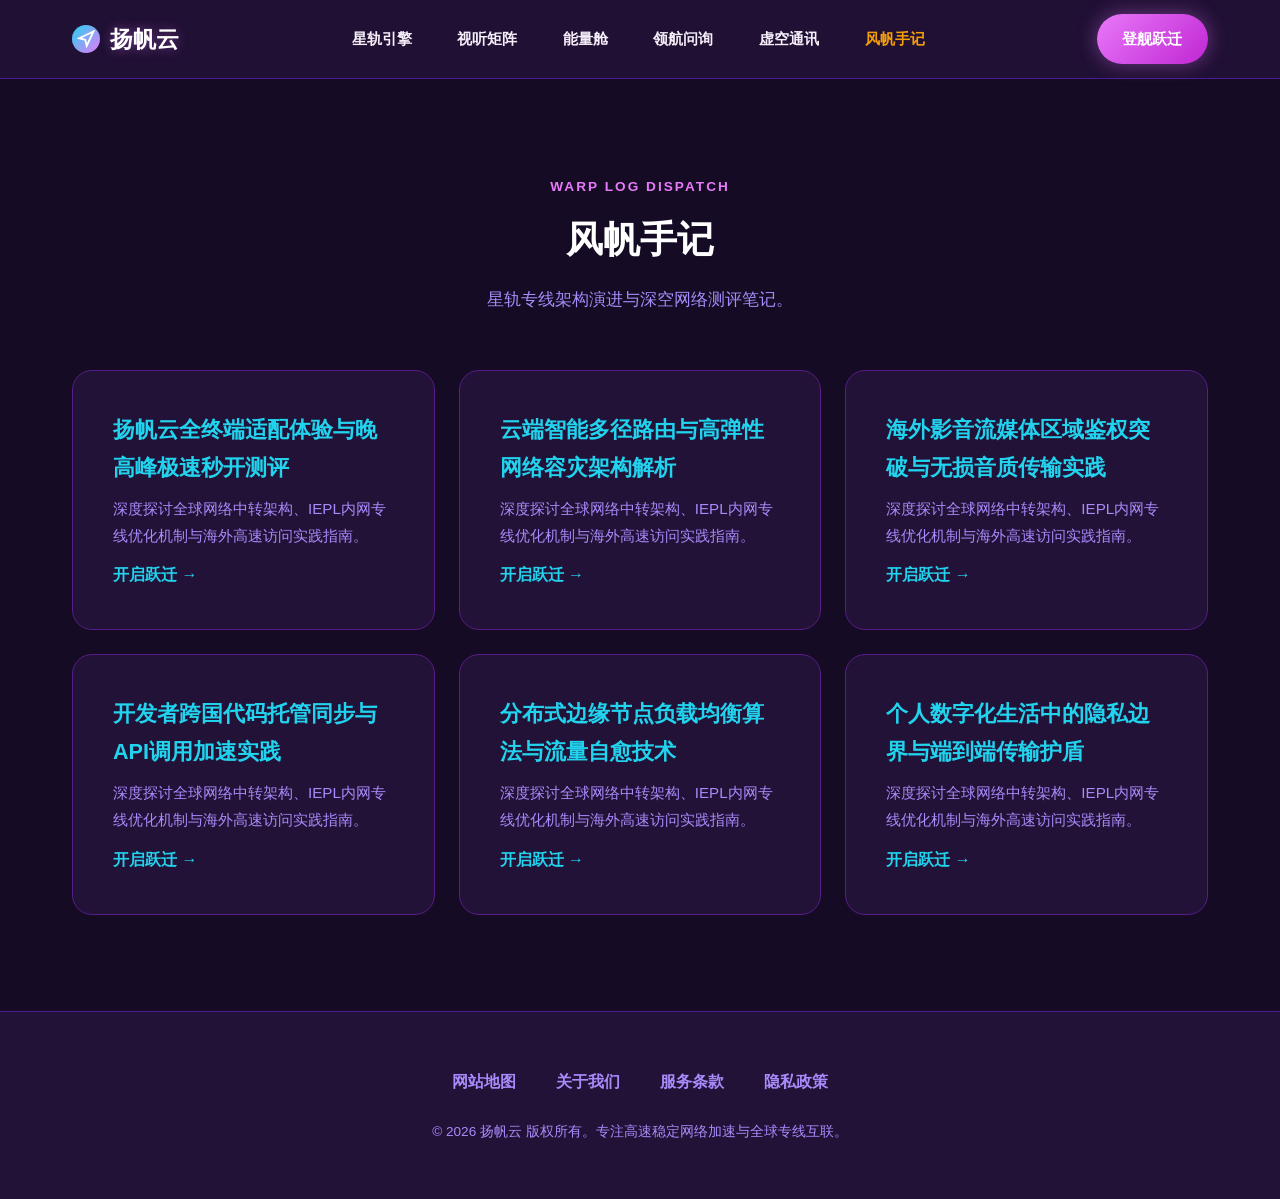
<file: windward-notes.html>
<!DOCTYPE html>
<html lang="zh-CN">
<head>
  <meta charset="UTF-8">
  <meta name="viewport" content="width=device-width, initial-scale=1.0">
  <title>风帆手记 - 扬帆云技术观察与行业资讯</title>
  <link rel="stylesheet" href="style.css">
</head>
<body>
  <header class="site-header">
    <div class="nav-container">
      <a href="index.html" class="brand-logo" aria-label="扬帆云首页">
        <span class="logo-orb"><svg width="18" height="18" viewBox="0 0 24 24" fill="none" stroke="#FFF" stroke-width="2.5"><polygon points="3 11 22 2 13 21 11 13 3 11"/></svg></span>
        <span>扬帆云</span>
      </a>
      <nav class="nav-links" aria-label="全站导航">
        <a href="index.html#warp">星轨引擎</a>
        <a href="index.html#matrix">视听矩阵</a>
        <a href="index.html#pods">能量舱</a>
        <a href="index.html#faq">领航问询</a>
        <a href="index.html#comm">虚空通讯</a>
        <a href="windward-notes.html" class="nav-hub-link">风帆手记</a>
      </nav>
      <div class="nav-cta"><a href="https://ww012.twilightaff.com/#/?code=A56DH1Af" class="btn btn-primary" rel="nofollow" target="_blank">登舰跃迁</a></div>
    </div>
  </header>
  <main class="celestial-section">
    <div class="celestial-header">
      <span class="celestial-tag">WARP LOG DISPATCH</span>
      <h2>风帆手记</h2>
      <p>星轨专线架构演进与深空网络测评笔记。</p>
    </div>
    <div class="bento-grid">
        <div class="bento-card">
          <h3><a href="twilight-cross-device-speed-latency-review.html">扬帆云全终端适配体验与晚高峰极速秒开测评</a></h3>
          <p>深度探讨全球网络中转架构、IEPL内网专线优化机制与海外高速访问实践指南。</p>
          <a href="twilight-cross-device-speed-latency-review.html" style="font-weight:700; display:inline-block; margin-top:0.75rem;">开启跃迁 &rarr;</a>
        </div>        <div class="bento-card">
          <h3><a href="multi-path-smart-routing-failover-design.html">云端智能多径路由与高弹性网络容灾架构解析</a></h3>
          <p>深度探讨全球网络中转架构、IEPL内网专线优化机制与海外高速访问实践指南。</p>
          <a href="multi-path-smart-routing-failover-design.html" style="font-weight:700; display:inline-block; margin-top:0.75rem;">开启跃迁 &rarr;</a>
        </div>        <div class="bento-card">
          <h3><a href="high-fidelity-media-stream-codec-optimization.html">海外影音流媒体区域鉴权突破与无损音质传输实践</a></h3>
          <p>深度探讨全球网络中转架构、IEPL内网专线优化机制与海外高速访问实践指南。</p>
          <a href="high-fidelity-media-stream-codec-optimization.html" style="font-weight:700; display:inline-block; margin-top:0.75rem;">开启跃迁 &rarr;</a>
        </div>        <div class="bento-card">
          <h3><a href="developer-api-repository-sync-acceleration.html">开发者跨国代码托管同步与API调用加速实践</a></h3>
          <p>深度探讨全球网络中转架构、IEPL内网专线优化机制与海外高速访问实践指南。</p>
          <a href="developer-api-repository-sync-acceleration.html" style="font-weight:700; display:inline-block; margin-top:0.75rem;">开启跃迁 &rarr;</a>
        </div>        <div class="bento-card">
          <h3><a href="edge-computing-traffic-self-healing-algorithm.html">分布式边缘节点负载均衡算法与流量自愈技术</a></h3>
          <p>深度探讨全球网络中转架构、IEPL内网专线优化机制与海外高速访问实践指南。</p>
          <a href="edge-computing-traffic-self-healing-algorithm.html" style="font-weight:700; display:inline-block; margin-top:0.75rem;">开启跃迁 &rarr;</a>
        </div>        <div class="bento-card">
          <h3><a href="digital-privacy-end-to-end-transit-shield.html">个人数字化生活中的隐私边界与端到端传输护盾</a></h3>
          <p>深度探讨全球网络中转架构、IEPL内网专线优化机制与海外高速访问实践指南。</p>
          <a href="digital-privacy-end-to-end-transit-shield.html" style="font-weight:700; display:inline-block; margin-top:0.75rem;">开启跃迁 &rarr;</a>
        </div>
    </div>
  </main>
  <footer class="site-footer">
    <div class="footer-container">
      <div class="footer-links">
        <a href="sitemap.html">网站地图</a>
        <a href="about.html">关于我们</a>
        <a href="terms.html">服务条款</a>
        <a href="privacy.html">隐私政策</a>
      </div>
      <p class="copyright">&copy; 2026 扬帆云 版权所有。专注高速稳定网络加速与全球专线互联。</p>
    </div>
  </footer>
</body>
</html>
</file>
<file: style.css>
/* yangfanyunjc.mom - Twilight Celestial Airship (Dark Mode) */
:root {
  --bg: #150B24;
  --surface: #231238;
  --surface-glow: #2E1848;
  --neon-violet: #E879F9;
  --neon-cyan: #22D3EE;
  --amber-glow: #F59E0B;
  --text: #F5EEF8;
  --muted: #A78BFA;
  --border: #4C1D95;
  --card-border: #581C87;
}

* { box-sizing: border-box; margin: 0; padding: 0; }
body {
  font-family: -apple-system, BlinkMacSystemFont, "Segoe UI", Roboto, "PingFang SC", sans-serif;
  background-color: var(--bg);
  color: var(--text);
  line-height: 1.75;
}
a { color: var(--neon-cyan); text-decoration: none; transition: all 0.2s; }
a:visited { color: var(--neon-cyan); }
a:hover { color: var(--neon-violet); text-shadow: 0 0 8px rgba(232, 121, 249, 0.6); }

/* Floating Dark Frosted Pill Header */
.site-header {
  background: rgba(35, 18, 56, 0.85);
  backdrop-filter: blur(12px);
  border-bottom: 1px solid var(--border);
  position: sticky;
  top: 0;
  z-index: 100;
}
.nav-container {
  max-width: 1200px;
  margin: 0 auto;
  padding: 0.85rem 2rem;
  display: flex;
  justify-content: space-between;
  align-items: center;
  gap: 1.5rem;
}
.brand-logo {
  display: flex;
  align-items: center;
  gap: 0.65rem;
  font-size: 1.45rem;
  font-weight: 900;
  color: #FFF;
  text-shadow: 0 0 12px rgba(232, 121, 249, 0.4);
}
.logo-orb {
  width: 28px;
  height: 28px;
  border-radius: 50%;
  background: linear-gradient(135deg, var(--neon-cyan), var(--neon-violet));
  display: flex;
  align-items: center;
  justify-content: center;
}
.nav-links {
  display: flex;
  align-items: center;
  gap: 1.25rem;
  flex-wrap: wrap;
}
.nav-links a {
  font-size: 0.95rem;
  font-weight: 600;
  color: var(--text);
  padding: 0.35rem 0.8rem;
  border-radius: 9999px;
  transition: all 0.2s;
}
.nav-links a:hover {
  background: rgba(232, 121, 249, 0.15);
  color: var(--neon-violet);
}
.nav-links .nav-hub-link {
  color: var(--amber-glow);
  font-weight: 700;
}

.btn {
  display: inline-flex;
  align-items: center;
  justify-content: center;
  padding: 0.75rem 1.6rem;
  font-weight: 700;
  font-size: 0.95rem;
  border-radius: 9999px;
  cursor: pointer;
  transition: all 0.25s ease;
  border: none;
}
.btn-primary {
  background: linear-gradient(135deg, var(--neon-violet) 0%, #C026D3 100%);
  color: #FFF !important;
  box-shadow: 0 0 20px rgba(232, 121, 249, 0.4);
}
.btn-primary:hover {
  box-shadow: 0 0 30px rgba(232, 121, 249, 0.7);
  transform: translateY(-2px);
}
.btn-secondary {
  background: rgba(255, 255, 255, 0.05);
  color: var(--text) !important;
  border: 1px solid var(--border);
}
.btn-secondary:hover {
  border-color: var(--neon-cyan);
  color: var(--neon-cyan) !important;
}

/* Reverse Split Hero (Left: Celestial Airship Canvas, Right: Futuristic Fantasy Copy) */
.hero-celestial {
  max-width: 1200px;
  margin: 4rem auto 5rem auto;
  padding: 0 2rem;
  display: grid;
  grid-template-columns: 1fr 1.1fr;
  gap: 3.5rem;
  align-items: center;
}
.hero-canvas-box {
  background: var(--surface);
  border: 1px solid var(--border);
  border-radius: 24px;
  padding: 12px;
  box-shadow: 0 0 40px rgba(109, 40, 217, 0.25);
}
.hero-illus { width: 100%; height: auto; display: block; border-radius: 16px; }

@keyframes schoonerFloat {
  0%, 100% { transform: translateY(0) rotate(0.8deg); }
  50% { transform: translateY(-9px) rotate(-1deg); }
}
.sky-schooner-float3 { animation: schoonerFloat 5.5s ease-in-out infinite; transform-origin: center bottom; }

.hero-copy-block .sky-badge {
  display: inline-block;
  padding: 0.3rem 0.9rem;
  background: rgba(34, 211, 238, 0.1);
  border: 1px solid var(--neon-cyan);
  color: var(--neon-cyan);
  border-radius: 9999px;
  font-size: 0.8rem;
  letter-spacing: 0.15em;
  margin-bottom: 1.25rem;
  text-transform: uppercase;
}
.hero-copy-block h1 {
  font-size: 2.9rem;
  line-height: 1.25;
  font-weight: 900;
  margin-bottom: 1.25rem;
  background: linear-gradient(135deg, #FFF 0%, var(--neon-violet) 100%);
  -webkit-background-clip: text;
  -webkit-text-fill-color: transparent;
}
.hero-copy-block p {
  font-size: 1.15rem;
  color: var(--muted);
  line-height: 1.8;
  margin-bottom: 2rem;
}
.hero-cta-wrap { display: flex; gap: 1rem; flex-wrap: wrap; }

/* Dark Sections */
.celestial-section {
  max-width: 1200px;
  margin: 6rem auto;
  padding: 0 2rem;
}
.celestial-header {
  text-align: center;
  max-width: 760px;
  margin: 0 auto 3.5rem auto;
}
.celestial-tag {
  color: var(--neon-violet);
  font-weight: 700;
  font-size: 0.85rem;
  letter-spacing: 0.15em;
  text-transform: uppercase;
  margin-bottom: 0.6rem;
  display: block;
}
.celestial-header h2 {
  font-size: 2.3rem;
  font-weight: 900;
  color: #FFF;
  margin-bottom: 0.75rem;
}
.celestial-header p { color: var(--muted); font-size: 1.05rem; }

/* Asymmetric Glowing Bento Grid */
.bento-grid {
  display: grid;
  grid-template-columns: repeat(3, 1fr);
  gap: 1.5rem;
}
.bento-card {
  background: var(--surface);
  border: 1px solid var(--card-border);
  border-radius: 20px;
  padding: 2.5rem;
  transition: all 0.25s ease;
}
.bento-card:hover {
  border-color: var(--neon-violet);
  box-shadow: 0 0 25px rgba(232, 121, 249, 0.25);
  transform: translateY(-3px);
}
.bento-card.wide { grid-column: span 2; }
.bento-icon {
  width: 44px;
  height: 44px;
  border-radius: 12px;
  background: rgba(232, 121, 249, 0.15);
  display: flex;
  align-items: center;
  justify-content: center;
  color: var(--neon-violet);
  margin-bottom: 1.5rem;
}
.bento-card h3 { font-size: 1.35rem; color: #FFF; margin-bottom: 0.6rem; }
.bento-card p { color: var(--muted); font-size: 0.95rem; }

/* 4 Cockpit Matrix Cards */
.matrix-grid {
  display: grid;
  grid-template-columns: repeat(4, 1fr);
  gap: 1.5rem;
}
.matrix-card {
  background: var(--surface);
  border: 1px solid var(--border);
  border-radius: 16px;
  padding: 2rem;
}
.matrix-card h3 { font-size: 1.2rem; color: #FFF; margin-bottom: 0.6rem; }
.matrix-card p { color: var(--muted); font-size: 0.9rem; }

/* Pricing: Cyber-Fantasy Energy Pods */
.energy-pod-grid {
  display: grid;
  grid-template-columns: 1fr 1fr 1fr;
  gap: 2rem;
}
.energy-pod {
  background: var(--surface);
  border: 1px solid var(--card-border);
  border-radius: 24px;
  padding: 3rem 2rem;
  display: flex;
  flex-direction: column;
}
.energy-pod.featured {
  border-color: var(--neon-violet);
  box-shadow: 0 0 35px rgba(232, 121, 249, 0.25);
}
.pod-title { font-size: 1.4rem; color: #FFF; font-weight: 800; margin-bottom: 0.4rem; }
.pod-price { font-size: 2.6rem; font-weight: 900; color: var(--neon-violet); margin: 1rem 0; }
.pod-features { list-style: none; margin: 1.5rem 0 2.5rem 0; flex-grow: 1; }
.pod-features li { padding: 0.6rem 0; border-bottom: 1px solid rgba(255, 255, 255, 0.05); color: var(--muted); font-size: 0.95rem; }

/* Dark Mode Collapsible Panels */
.star-faq-list {
  max-width: 840px;
  margin: 0 auto;
  display: flex;
  flex-direction: column;
  gap: 1.25rem;
}
.star-faq-card {
  background: var(--surface);
  border: 1px solid var(--card-border);
  border-radius: 16px;
  padding: 1.8rem 2rem;
}
.star-faq-card h3 { font-size: 1.15rem; color: #FFF; margin-bottom: 0.5rem; }
.star-faq-card p { color: var(--muted); font-size: 0.95rem; }

/* Testimonials: Comm Records */
.comm-grid {
  display: grid;
  grid-template-columns: 1fr 1fr 1fr;
  gap: 1.5rem;
}
.comm-card {
  background: var(--surface);
  border: 1px solid var(--border);
  border-radius: 16px;
  padding: 2rem;
}
.comm-card p { color: var(--text); font-size: 0.95rem; line-height: 1.7; margin-bottom: 1.25rem; }
.comm-user { display: flex; align-items: center; gap: 0.75rem; border-top: 1px solid var(--border); padding-top: 1rem; }
.comm-avatar { width: 36px; height: 36px; border-radius: 50%; background: var(--border); display: flex; align-items: center; justify-content: center; color: var(--neon-cyan); font-weight: 700; }
.comm-meta h4 { font-size: 0.9rem; color: #FFF; }
.comm-meta span { font-size: 0.75rem; color: var(--muted); }

/* Page Container (Hub & Articles) */
.page-container {
  max-width: 880px;
  margin: 3.5rem auto;
  padding: 0 2rem;
}
.article-header {
  border-bottom: 1px solid var(--border);
  padding-bottom: 1.5rem;
  margin-bottom: 2.5rem;
}
.article-header h1 {
  font-size: 2.4rem;
  font-weight: 900;
  color: #FFF;
  line-height: 1.35;
  margin-bottom: 1rem;
}
.article-meta {
  color: var(--muted);
  font-size: 0.95rem;
  display: flex;
  gap: 1.5rem;
}
.article-body { font-size: 1.05rem; line-height: 1.9; color: var(--text); }
.article-body h2 {
  font-size: 1.65rem;
  font-weight: 900;
  color: #FFF;
  margin: 2.5rem 0 1rem 0;
  border-bottom: 1px solid var(--border);
  padding-bottom: 0.5rem;
}
.article-body h3 {
  font-size: 1.3rem;
  font-weight: 800;
  color: var(--neon-cyan);
  margin: 1.75rem 0 0.75rem 0;
}
.article-body p { margin-bottom: 1.4rem; }

/* Site Footer */
.site-footer {
  border-top: 1px solid var(--border);
  background: var(--surface);
  padding: 3.5rem 2rem;
  margin-top: 6rem;
}
.footer-container {
  max-width: 1200px;
  margin: 0 auto;
  display: flex;
  flex-direction: column;
  align-items: center;
  gap: 1.5rem;
}
.footer-links { display: flex; gap: 2.5rem; }
.footer-links a {
  font-size: 1rem;
  font-weight: 700;
  color: var(--muted);
}
.footer-links a:hover { color: var(--neon-cyan); }
.copyright { color: var(--muted); font-size: 0.85rem; }

@media (max-width: 768px) {
  .nav-container { flex-wrap: wrap; justify-content: center; padding: 1rem; }
  .nav-links { order: 3; width: 100%; justify-content: center; gap: 0.75rem; margin-top: 0.5rem; }
  .hero-celestial { grid-template-columns: 1fr; gap: 2.5rem; }
  .hero-copy-block h1 { font-size: 2.2rem; }
  .bento-grid, .matrix-grid, .energy-pod-grid, .comm-grid { grid-template-columns: 1fr; }
  .bento-card.wide { grid-column: span 1; }
  .footer-links { flex-wrap: wrap; justify-content: center; gap: 1.25rem; }
}
</file>
